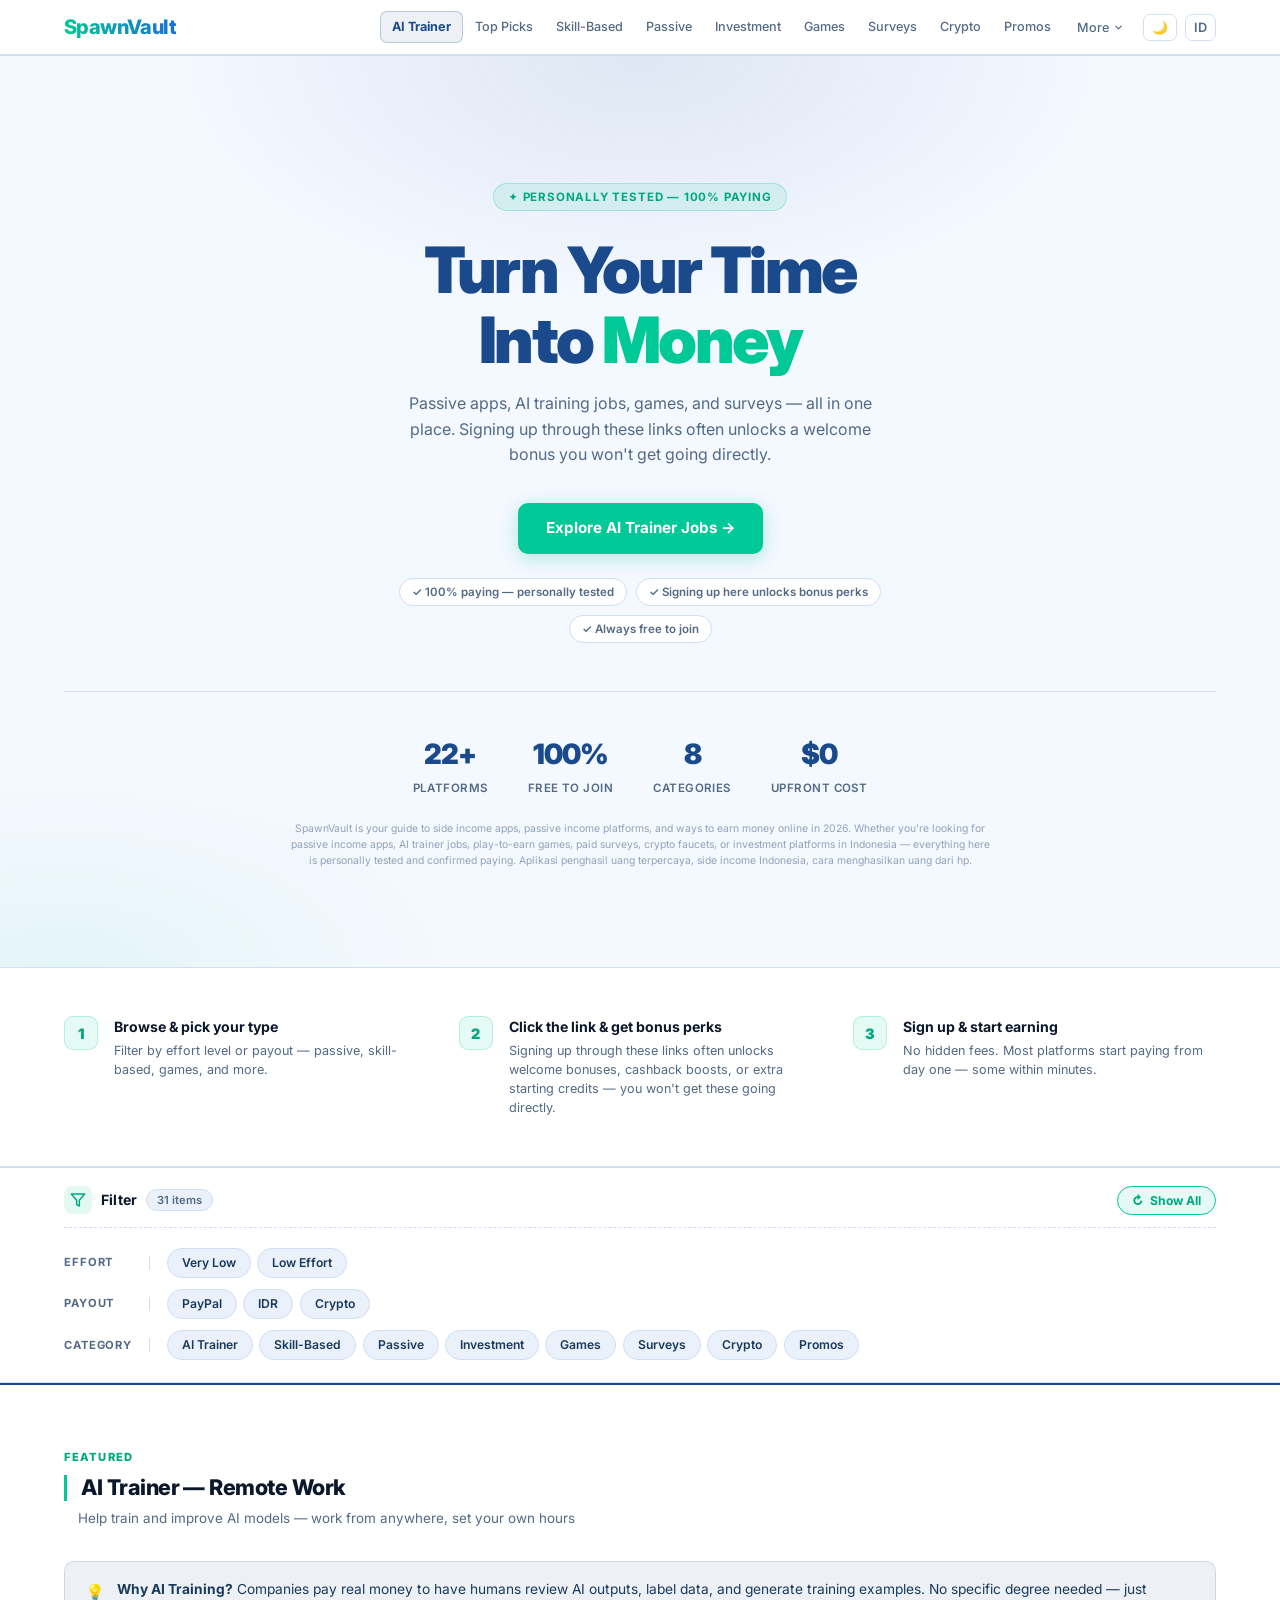
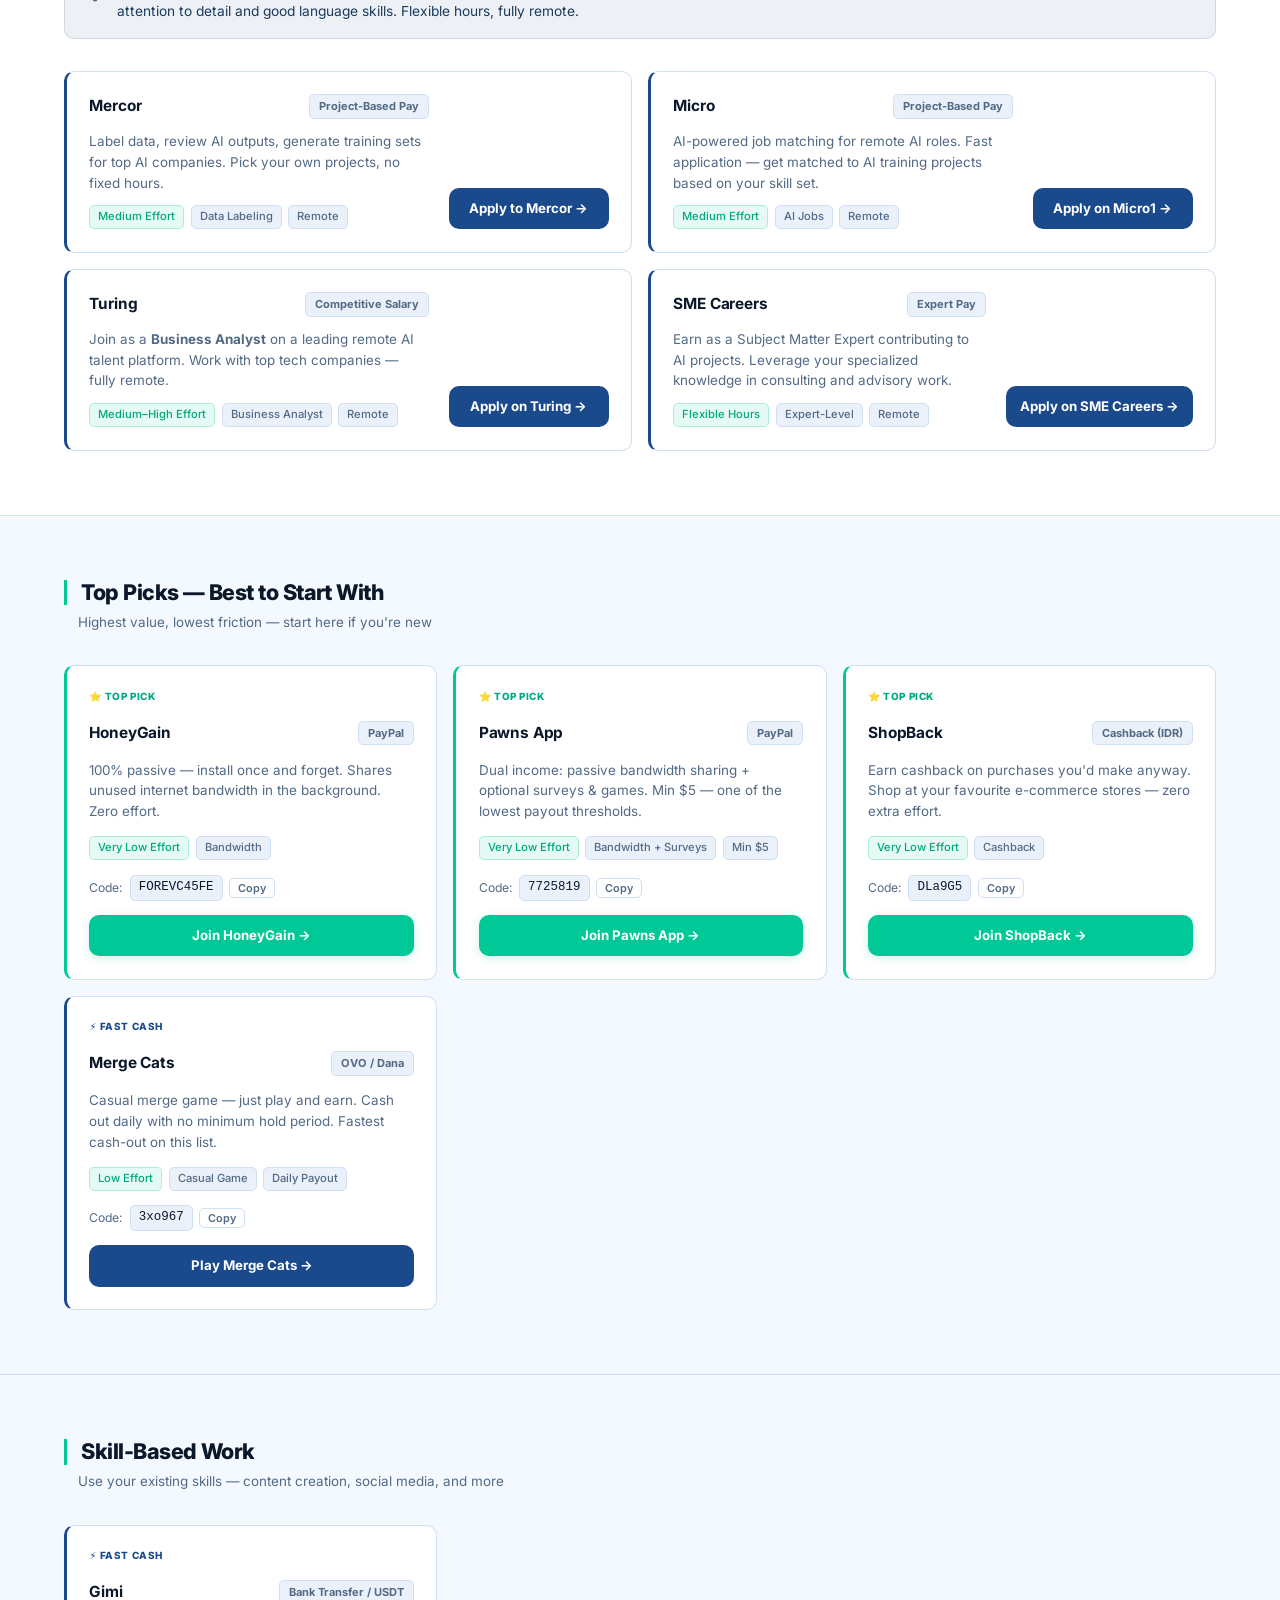
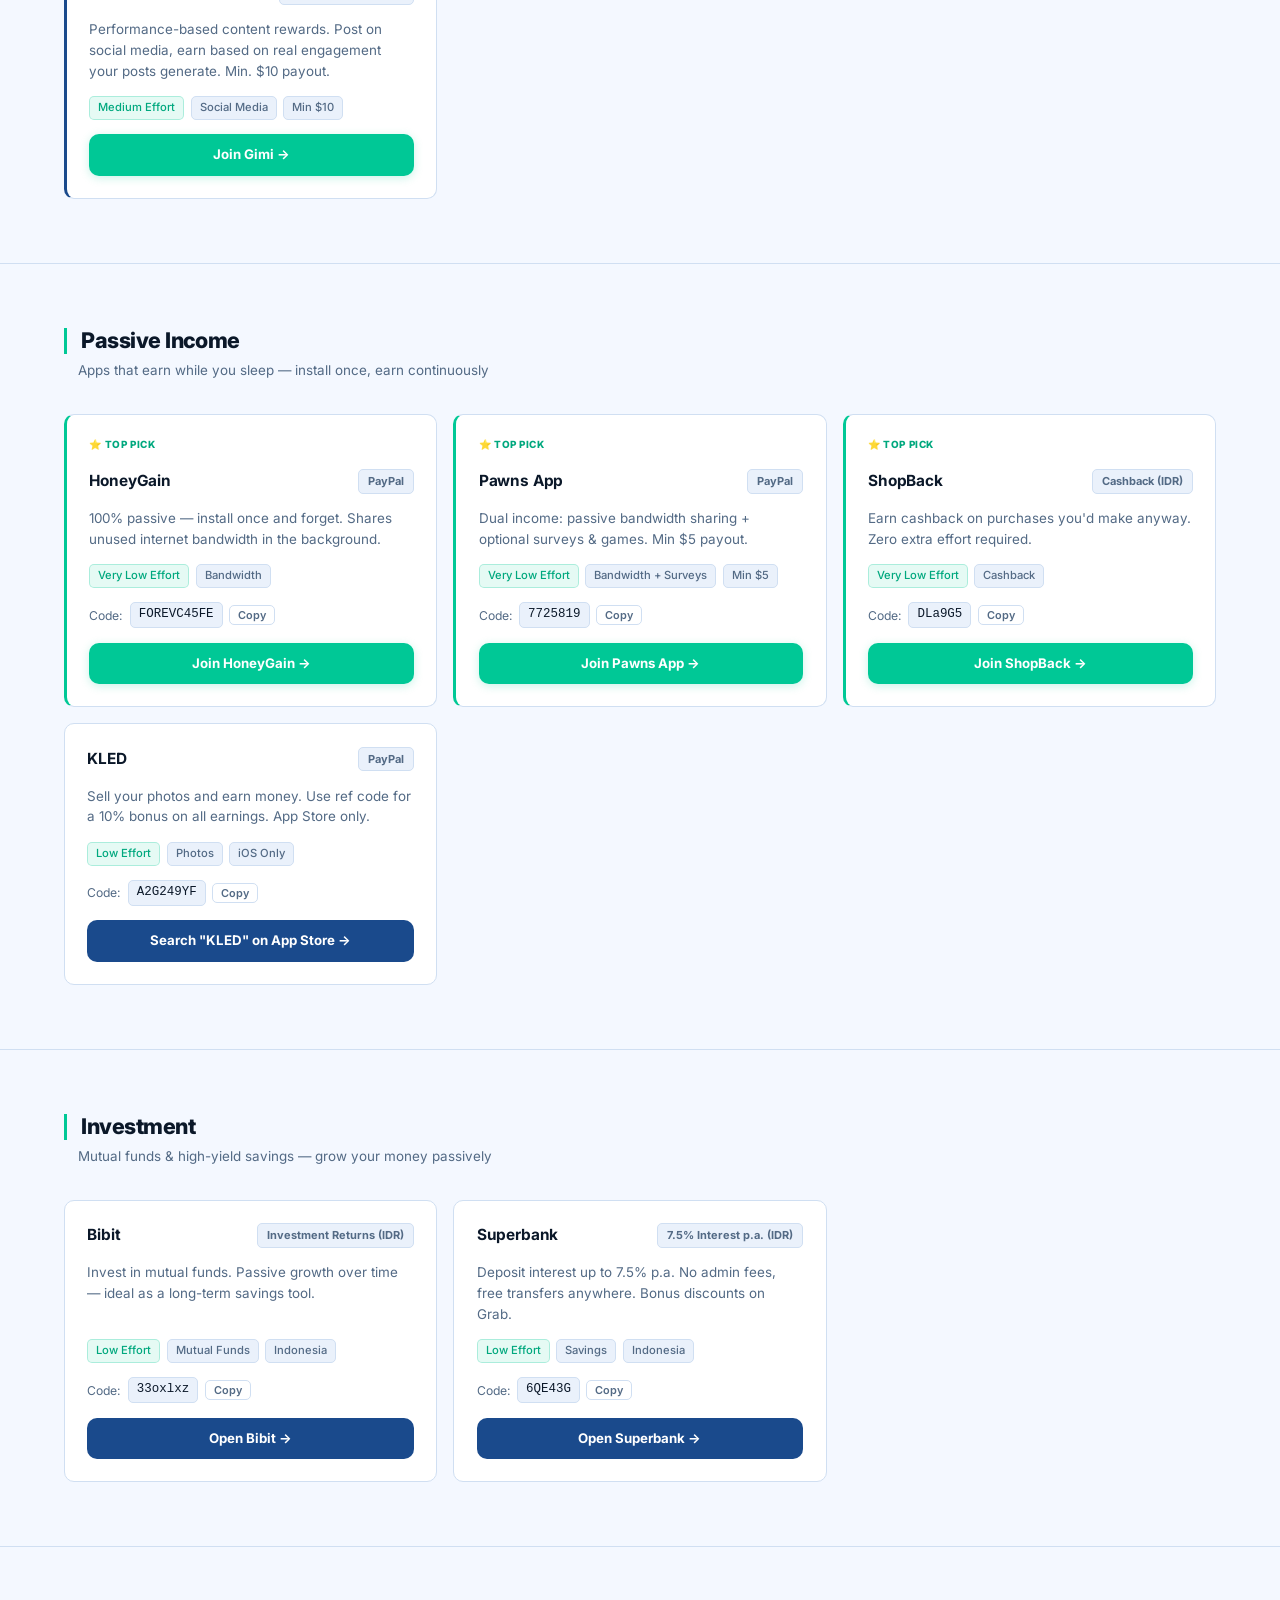
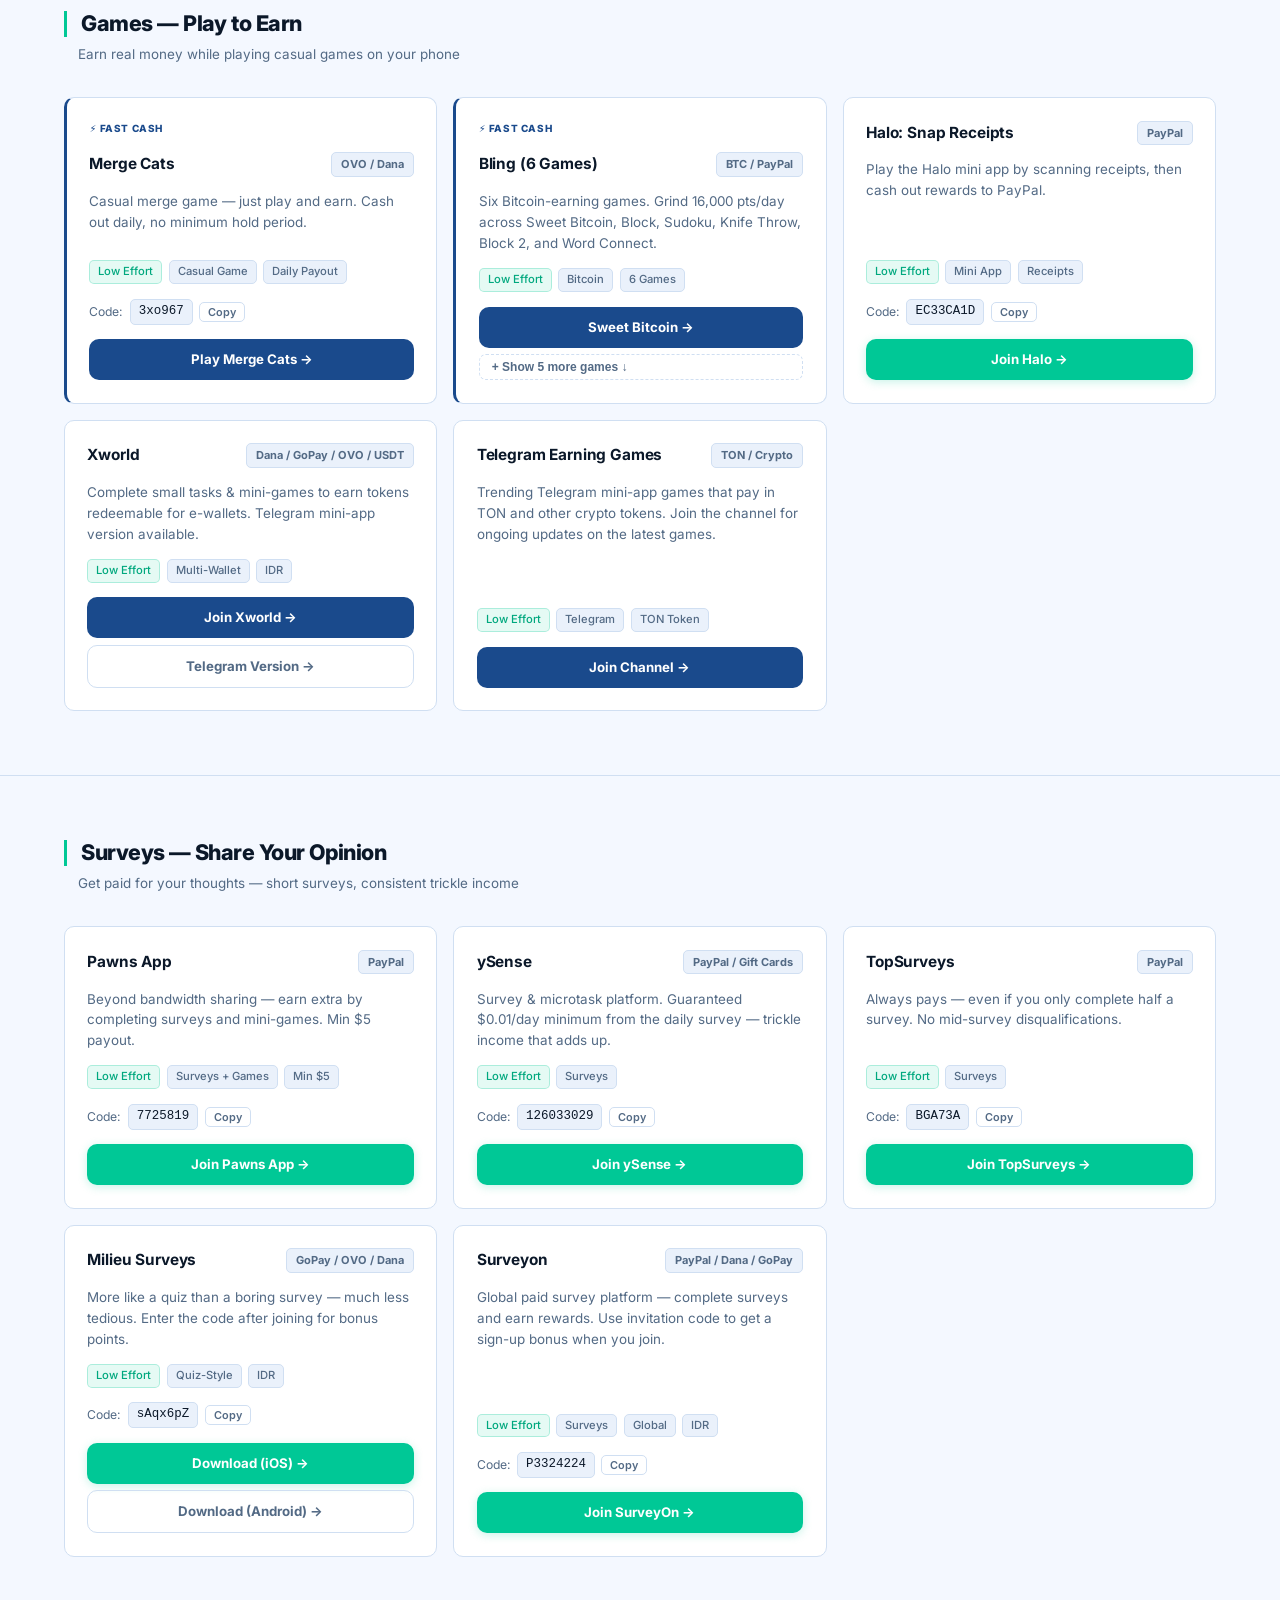
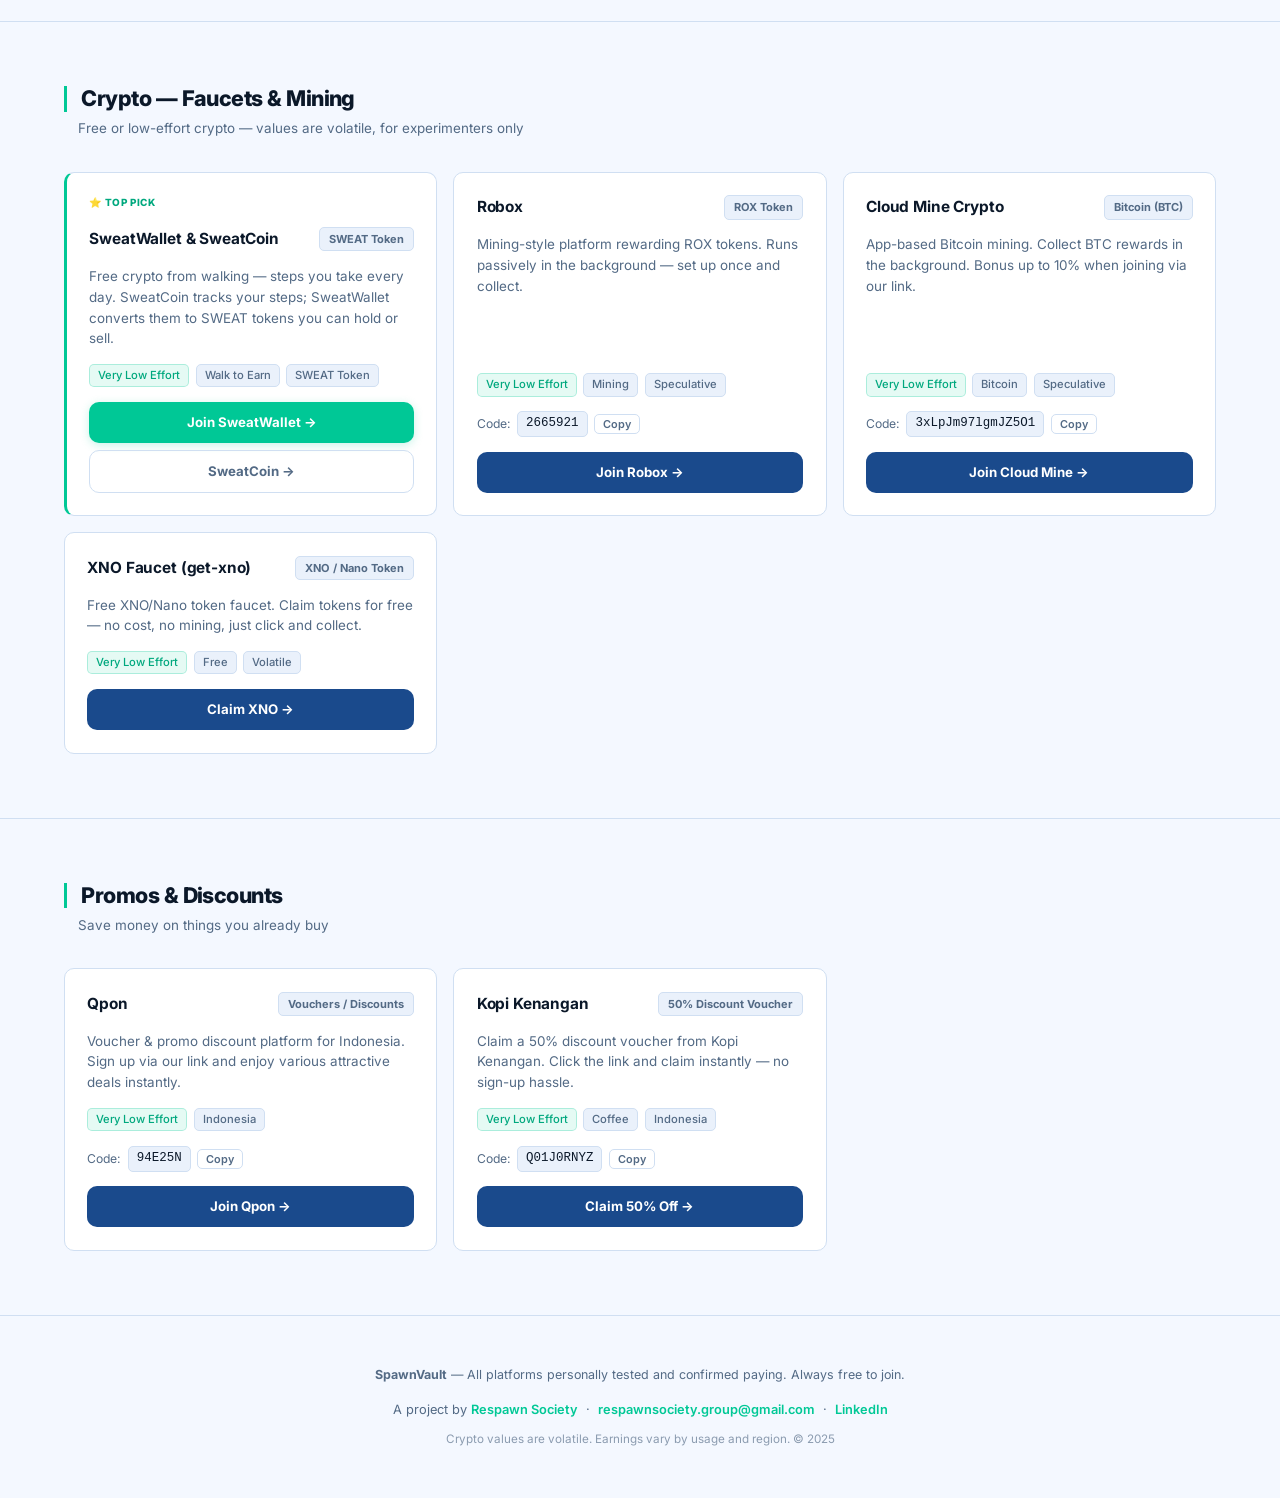
<file: index.html>
<!DOCTYPE html>
<html lang="id">
<head>
  <meta charset="UTF-8" />
  <meta name="viewport" content="width=device-width, initial-scale=1.0" />
  <title>SpawnVault — Kerja Remote &amp; Penghasilan Dolar USD dari Rumah</title>

  <link rel="canonical" href="https://spawnvault.respawnsociety.web.id/" />
  <link rel="alternate" hreflang="en" href="https://spawnvault.respawnsociety.web.id/?lang=en" />
  <link rel="alternate" hreflang="id" href="https://spawnvault.respawnsociety.web.id/?lang=id" />
  <link rel="alternate" hreflang="x-default" href="https://spawnvault.respawnsociety.web.id/" />
  <link rel="sitemap" type="application/xml" href="/sitemap.xml" />
  <link rel="icon" type="image/png" href="/favicon.png">
  <link rel="shortcut icon" href="/favicon.ico">

  <meta name="description" content="Butuh kerjaan? 22+ kerja remote dengan penghasilan dolar (USD) — AI trainer, surveys, passive income. Dibayar PayPal, modal 0, terbukti bayar." />
  <meta name="keywords" content="kerjaan remote, kerjaan remote untuk orang indonesia, butuh kerjaan, tempat mencari kerja di rumah, kerja di rumah, kerja dari rumah, kerja online dari rumah, WFH Indonesia, lowongan remote, lowongan kerja remote Indonesia, pekerjaan online dibayar dolar, kerja sampingan online, side hustle Indonesia, freelance Indonesia, freelance dibayar dolar, mencari kerja online, kerja remote luar negeri, kerja remote tanpa pengalaman, digital nomad Indonesia, penghasilan dolar, pendapatan dolar, gaji dolar, gaji USD, bayaran dolar, dibayar dolar, dibayar USD, penghasilan USD, penghasilan tambahan dolar, penghasilan dari rumah, penghasilan pasif dolar, dapat dolar dari hp, cara dapat USD legal, cara dapat penghasilan dolar dari rumah, aplikasi penghasil dolar, aplikasi penghasil uang dolar, apps that pay USD, earn USD from home, remote work Indonesia, work from home Indonesia, side income, side income USD, passive income, passive income USD, earn money online, AI trainer jobs Indonesia, paid surveys, play to earn Indonesia, pendapatan no scam, penghasilan no scam, aplikasi no scam, aplikasi terbukti bayar, aplikasi bukan penipuan, aplikasi anti scam, kerja online terbukti membayar, situs penghasil uang terbukti, legit earning apps, legitimate earning apps Indonesia, no scam earning apps, aplikasi penghasil uang aman, aplikasi penghasil uang legit, kerja online dibayar dolar terbukti, pendapatan paypal, penghasilan paypal, dibayar paypal, dibayar via paypal, gaji paypal, kerja dibayar paypal, aplikasi penghasil paypal, cara dapat paypal, paypal payout apps, earn paypal money, paypal earning apps Indonesia, pendapatan crypto, penghasilan crypto, dibayar crypto, dibayar bitcoin, kerja dibayar crypto, aplikasi penghasil crypto, crypto earning apps Indonesia, earn crypto from home, faucet crypto terbukti, USDT payout, BTC payout, kerja remote bayaran crypto, kerjaan tanpa modal, kerja tanpa modal, pekerjaan tanpa modal, bisnis tanpa modal online, kerjaan online tanpa modal, cara cari uang tanpa modal, kerja sampingan tanpa modal, side income tanpa modal, modal nol, no capital online job, work without capital, kerja remote tanpa modal, penghasilan tanpa modal Indonesia, aplikasi penghasil uang tanpa modal, freelance tanpa modal, modal 0, modal nol rupiah, kerjaan modal 0, kerja modal 0 rupiah, side income modal 0, bisnis modal 0, cara cuan modal 0, penghasilan modal 0, zero capital side hustle, zero capital online job" />
  <meta name="google-site-verification" content="EGQOprR5JCbdQslaW6rL-rVhgWv1dX8FaV4O-N_2iiQ" />
  <meta name="google-site-verification" content="jNv2tBQ3dB_dGhNu_AEzewj7VgSKsv6YXJQMU0Cjinw" />
  <meta name="robots" content="index, follow, max-image-preview:large, max-snippet:-1, max-video-preview:-1" />
  <meta name="googlebot" content="index, follow, max-image-preview:large, max-snippet:-1" />
  <meta name="author" content="Respawn Society" />
  <meta name="publisher" content="Respawn Society" />
  <meta name="application-name" content="SpawnVault" />
  <meta name="apple-mobile-web-app-title" content="SpawnVault" />
  <meta name="theme-color" content="#00c896" media="(prefers-color-scheme: light)" />
  <meta name="theme-color" content="#0d1e35" media="(prefers-color-scheme: dark)" />
  <meta name="color-scheme" content="light dark" />
  <meta name="format-detection" content="telephone=no" />
  <meta name="geo.region" content="ID" />
  <meta name="geo.placename" content="Indonesia" />
  <meta name="rating" content="general" />
  <meta name="distribution" content="global" />
  <meta name="revisit-after" content="7 days" />

  <meta property="og:title" content="SpawnVault — Kerja Remote &amp; Penghasilan Dolar dari Rumah | Side Income 2026" />
  <meta property="og:description" content="Butuh kerjaan? 22+ kerja remote untuk orang Indonesia dengan pendapatan dolar (USD) — AI trainer, surveys, games, passive income. Dibayar PayPal/USD, kerja dari rumah. Sudah dites &amp; terbukti bayar." />
  <meta property="og:type" content="website" />
  <meta property="og:url" content="https://spawnvault.respawnsociety.web.id/" />
  <meta property="og:image" content="https://spawnvault.respawnsociety.web.id/assets/spawnvault.png" />
  <meta property="og:image:width" content="1200" />
  <meta property="og:image:height" content="630" />
  <meta property="og:site_name" content="SpawnVault" />
  <meta property="og:locale" content="id_ID" />
  <meta property="og:locale:alternate" content="en_US" />
  <meta name="twitter:card" content="summary_large_image" />
  <meta name="twitter:title" content="SpawnVault — Kerja Remote &amp; Penghasilan Dolar dari Rumah" />
  <meta name="twitter:description" content="22+ kerja remote untuk orang Indonesia. Penghasilan dolar (USD), dibayar PayPal, kerja dari rumah. AI trainer, surveys, games, passive income — sudah dites." />
  <meta name="twitter:image" content="https://spawnvault.respawnsociety.web.id/assets/spawnvault.png" />

  <script type="application/ld+json">
  {
    "@context": "https://schema.org",
    "@graph": [
      {
        "@type": "Organization",
        "@id": "https://spawnvault.respawnsociety.web.id/#organization",
        "name": "SpawnVault",
        "alternateName": ["Spawn Vault", "Spawnvault", "SpawnVault.id", "SpawnVault App", "SpawnVault — Side Income"],
        "url": "https://spawnvault.respawnsociety.web.id/",
        "logo": {
          "@type": "ImageObject",
          "url": "https://spawnvault.respawnsociety.web.id/assets/spawnvault.png",
          "width": 512,
          "height": 512
        },
        "image": "https://spawnvault.respawnsociety.web.id/assets/spawnvault.png",
        "description": "SpawnVault is a curated directory of remote work, side income, and passive income apps for Indonesians — paid in USD/PayPal/crypto, no capital required, all personally tested and confirmed paying.",
        "foundingDate": "2025",
        "parentOrganization": {
          "@type": "Organization",
          "name": "Respawn Society",
          "url": "https://respawnsociety.web.id/"
        },
        "sameAs": [
          "https://www.linkedin.com/company/respawn-society",
          "https://respawnsociety.web.id/"
        ],
        "contactPoint": {
          "@type": "ContactPoint",
          "email": "respawnsociety.group@gmail.com",
          "contactType": "Customer Support",
          "availableLanguage": ["English", "Indonesian"]
        }
      },
      {
        "@type": "WebSite",
        "@id": "https://spawnvault.respawnsociety.web.id/#website",
        "name": "SpawnVault",
        "alternateName": ["Spawn Vault", "Spawnvault", "SpawnVault — Kerja Remote & Penghasilan Dolar"],
        "description": "SpawnVault — direktori 22+ kerja remote dan side income apps untuk orang Indonesia. Penghasilan dolar (USD), dibayar PayPal/crypto, modal 0, no scam, terbukti bayar.",
        "url": "https://spawnvault.respawnsociety.web.id/",
        "inLanguage": ["id", "en"],
        "publisher": { "@id": "https://spawnvault.respawnsociety.web.id/#organization" },
        "about": [
          { "@type": "Thing", "name": "Remote work for Indonesians" },
          { "@type": "Thing", "name": "Side income apps paid in USD" },
          { "@type": "Thing", "name": "Passive income apps" },
          { "@type": "Thing", "name": "AI trainer jobs Indonesia" },
          { "@type": "Thing", "name": "PayPal earning apps" },
          { "@type": "Thing", "name": "Crypto earning apps" }
        ]
      },
      {
        "@type": "WebPage",
        "@id": "https://spawnvault.respawnsociety.web.id/#webpage",
        "url": "https://spawnvault.respawnsociety.web.id/",
        "name": "SpawnVault — Kerja Remote & Penghasilan Dolar (USD) dari Rumah",
        "isPartOf": { "@id": "https://spawnvault.respawnsociety.web.id/#website" },
        "about": { "@id": "https://spawnvault.respawnsociety.web.id/#organization" },
        "inLanguage": "id",
        "primaryImageOfPage": {
          "@type": "ImageObject",
          "url": "https://spawnvault.respawnsociety.web.id/assets/spawnvault.png"
        }
      },
      {
        "@type": "ItemList",
        "name": "Curated Remote Work & Side Income Apps for Indonesia",
        "description": "Curated list of legitimate remote work, side income, and passive income apps paying in USD, PayPal, IDR, or crypto — all tested and confirmed paying.",
        "numberOfItems": 26,
        "itemListOrder": "ItemListOrderAscending",
        "itemListElement": [
          { "@type": "ListItem", "position": 1, "name": "Mercor — AI trainer, project-based USD pay" },
          { "@type": "ListItem", "position": 2, "name": "Micro1 — AI job matching, remote USD pay" },
          { "@type": "ListItem", "position": 3, "name": "Turing — Remote Business Analyst, competitive salary" },
          { "@type": "ListItem", "position": 4, "name": "SME Careers — Subject Matter Expert for AI projects" },
          { "@type": "ListItem", "position": 5, "name": "HoneyGain — Passive bandwidth sharing, PayPal payout" },
          { "@type": "ListItem", "position": 6, "name": "Pawns App — Bandwidth + surveys, $5 PayPal minimum" },
          { "@type": "ListItem", "position": 7, "name": "SweatWallet & SweatCoin — Earn SWEAT crypto by walking" },
          { "@type": "ListItem", "position": 8, "name": "ShopBack — Cashback on everyday shopping (IDR)" },
          { "@type": "ListItem", "position": 9, "name": "Merge Cats — Casual merge game, OVO/Dana daily payout" },
          { "@type": "ListItem", "position": 10, "name": "Bling — Six Bitcoin-earning casual games" },
          { "@type": "ListItem", "position": 11, "name": "Halo: Snap Receipts — Receipt rewards with PayPal payout" },
          { "@type": "ListItem", "position": 12, "name": "Gimi — Performance-based content rewards, USDT/bank" },
          { "@type": "ListItem", "position": 13, "name": "KLED — Sell photos, PayPal payout (iOS)" },
          { "@type": "ListItem", "position": 14, "name": "Bibit — Mutual fund investing (IDR)" },
          { "@type": "ListItem", "position": 15, "name": "Superbank — 7.5% high-yield savings (IDR)" },
          { "@type": "ListItem", "position": 16, "name": "Xworld — Tasks & mini-games, Dana/GoPay/OVO/USDT" },
          { "@type": "ListItem", "position": 17, "name": "Telegram Earning Games — TON & crypto mini-apps" },
          { "@type": "ListItem", "position": 18, "name": "ySense — Surveys & microtasks, PayPal/gift cards" },
          { "@type": "ListItem", "position": 19, "name": "TopSurveys — Surveys with no mid-disqualification, PayPal" },
          { "@type": "ListItem", "position": 20, "name": "Milieu Surveys — Quiz-style surveys, GoPay/OVO/Dana" },
          { "@type": "ListItem", "position": 21, "name": "Surveyon — Global paid surveys, PayPal/Dana/GoPay" },
          { "@type": "ListItem", "position": 22, "name": "Robox — Mining-style ROX token" },
          { "@type": "ListItem", "position": 23, "name": "Cloud Mine Crypto — App-based BTC mining" }
        ]
      },
      {
        "@type": "FAQPage",
        "mainEntity": [
          {
            "@type": "Question",
            "name": "Is SpawnVault free to use?",
            "acceptedAnswer": {
              "@type": "Answer",
              "text": "Yes, SpawnVault is completely free. Every platform listed is also free to join — there are no hidden fees or upfront costs required."
            }
          },
          {
            "@type": "Question",
            "name": "Do these side income apps really pay?",
            "acceptedAnswer": {
              "@type": "Answer",
              "text": "Yes — every app on SpawnVault has been personally tested and confirmed paying. We only list platforms that have actually sent money to a real account."
            }
          },
          {
            "@type": "Question",
            "name": "What is passive income and how can I earn it from apps?",
            "acceptedAnswer": {
              "@type": "Answer",
              "text": "Passive income means earning money with minimal ongoing effort. Apps like HoneyGain and Pawns App share your unused internet bandwidth in the background, earning you money 24/7 without you doing anything after setup."
            }
          },
          {
            "@type": "Question",
            "name": "Do I get a bonus for signing up through SpawnVault links?",
            "acceptedAnswer": {
              "@type": "Answer",
              "text": "Often yes. Many platforms offer a welcome bonus, extra starting credits, or cashback boost when you sign up through our website links — perks you won't get by going directly to the app."
            }
          },
          {
            "@type": "Question",
            "name": "What are the best passive income apps in Indonesia?",
            "acceptedAnswer": {
              "@type": "Answer",
              "text": "Top picks for Indonesia include HoneyGain (passive bandwidth sharing, PayPal payout), Pawns App (bandwidth + surveys), Bibit (mutual fund investment), Superbank (7.5% interest savings account), and ShopBack (cashback on everyday purchases)."
            }
          },
          {
            "@type": "Question",
            "name": "Apakah ada kerjaan remote untuk orang Indonesia dengan penghasilan dolar?",
            "acceptedAnswer": {
              "@type": "Answer",
              "text": "Ada. SpawnVault mengkurasi platform kerja remote yang menerima pekerja dari Indonesia dan membayar dalam dolar (USD) atau via PayPal. Contohnya AI trainer (Mercor, Micro1, Turing, SME Careers), paid surveys (ySense, TopSurveys, Surveyon), dan passive income apps (HoneyGain, Pawns App). Semuanya bisa dikerjakan dari rumah."
            }
          },
          {
            "@type": "Question",
            "name": "Butuh kerjaan? Apa tempat mencari kerja di rumah yang terbukti membayar?",
            "acceptedAnswer": {
              "@type": "Answer",
              "text": "SpawnVault adalah direktori kerja remote & side income yang sudah dites pribadi dan terbukti membayar — bukan scam. Kamu bisa mulai dari AI trainer (Mercor, Micro1, Turing, SME Careers), passive income apps (HoneyGain, Pawns App), atau paid surveys (ySense, TopSurveys). Semua bisa dikerjakan dari rumah tanpa modal."
            }
          },
          {
            "@type": "Question",
            "name": "Bagaimana cara dapat penghasilan dolar (USD) dari rumah secara legal dan no scam?",
            "acceptedAnswer": {
              "@type": "Answer",
              "text": "Cara paling cepat: daftar di platform AI trainer seperti Mercor, Micro1, atau Turing — mereka membayar per project atau gaji dalam USD. Untuk passive income, gunakan HoneyGain atau Pawns App yang membayar otomatis dalam dolar via PayPal. Semua platform yang kami list sudah diverifikasi membayar (bukan penipuan / no scam) dan legal untuk pekerja Indonesia."
            }
          },
          {
            "@type": "Question",
            "name": "Apakah aplikasi penghasil dolar di SpawnVault aman dan bukan scam?",
            "acceptedAnswer": {
              "@type": "Answer",
              "text": "Ya. Setiap aplikasi di SpawnVault sudah dites secara pribadi dan terbukti membayar ke rekening nyata. Kami tidak memasukkan platform yang scam, MLM, atau membutuhkan deposit di awal. Pembayaran dalam dolar dilakukan via PayPal, transfer bank, atau crypto."
            }
          },
          {
            "@type": "Question",
            "name": "Apa kerja sampingan online yang dibayar dolar tanpa pengalaman?",
            "acceptedAnswer": {
              "@type": "Answer",
              "text": "Untuk pemula tanpa pengalaman: paid surveys (ySense, TopSurveys, Surveyon) dan passive income apps (HoneyGain, Pawns App) — cukup install dan jalankan, dibayar dolar otomatis. Untuk yang ingin gaji lebih besar dalam USD, AI trainer (Mercor, Micro1) cocok karena hanya butuh skill membaca/menulis bahasa Inggris."
            }
          },
          {
            "@type": "Question",
            "name": "Apakah ada kerjaan remote untuk orang Indonesia dengan penghasilan dolar?",
            "acceptedAnswer": {
              "@type": "Answer",
              "text": "Ada. SpawnVault mengkurasi platform kerja remote yang menerima pekerja dari Indonesia dan membayar dalam dolar (USD) atau via PayPal. Contohnya AI trainer (Mercor, Micro1, Turing, SME Careers), paid surveys (ySense, TopSurveys, Surveyon), dan passive income apps (HoneyGain, Pawns App). Semuanya bisa dikerjakan dari rumah."
            }
          },
          {
            "@type": "Question",
            "name": "Butuh kerjaan? Apa tempat mencari kerja di rumah yang terbukti membayar?",
            "acceptedAnswer": {
              "@type": "Answer",
              "text": "SpawnVault adalah direktori kerja remote & side income yang sudah dites pribadi dan terbukti membayar — bukan scam. Kamu bisa mulai dari AI trainer (Mercor, Micro1, Turing, SME Careers), passive income apps (HoneyGain, Pawns App), atau paid surveys (ySense, TopSurveys). Semua bisa dikerjakan dari rumah tanpa modal."
            }
          },
          {
            "@type": "Question",
            "name": "Bagaimana cara dapat penghasilan dolar (USD) dari rumah secara legal dan no scam?",
            "acceptedAnswer": {
              "@type": "Answer",
              "text": "Cara paling cepat: daftar di platform AI trainer seperti Mercor, Micro1, atau Turing — mereka membayar per project atau gaji dalam USD. Untuk passive income, gunakan HoneyGain atau Pawns App yang membayar otomatis dalam dolar via PayPal. Semua platform yang kami list sudah diverifikasi membayar (bukan penipuan / no scam) dan legal untuk pekerja Indonesia."
            }
          },
          {
            "@type": "Question",
            "name": "Apakah aplikasi penghasil dolar di SpawnVault aman dan bukan scam?",
            "acceptedAnswer": {
              "@type": "Answer",
              "text": "Ya. Setiap aplikasi di SpawnVault sudah dites secara pribadi dan terbukti membayar ke rekening nyata. Kami tidak memasukkan platform yang scam, MLM, atau membutuhkan deposit di awal. Pembayaran dalam dolar dilakukan via PayPal, transfer bank, atau crypto."
            }
          },
          {
            "@type": "Question",
            "name": "Apa kerja sampingan online yang dibayar dolar tanpa pengalaman?",
            "acceptedAnswer": {
              "@type": "Answer",
              "text": "Untuk pemula tanpa pengalaman: paid surveys (ySense, TopSurveys, Surveyon) dan passive income apps (HoneyGain, Pawns App) — cukup install dan jalankan, dibayar dolar otomatis. Untuk yang ingin gaji lebih besar dalam USD, AI trainer (Mercor, Micro1) cocok karena hanya butuh skill membaca/menulis bahasa Inggris."
            }
          }
        ]
      }
    ]
  }
  </script>

  <link rel="preconnect" href="https://fonts.googleapis.com" />
  <link rel="preconnect" href="https://fonts.gstatic.com" crossorigin />
  <link href="https://fonts.googleapis.com/css2?family=Inter:wght@400;500;600;700;800;900&display=swap" rel="stylesheet" />

  <style>
    /* ── LIGHT MODE ── */
    :root {
      --navy:      #1a4a8c;
      --navy-d:    #123670;
      --navy-dim:  rgba(26,74,140,.08);
      --teal:      #00c896;
      --teal-d:    #00a87e;
      --teal-dim:  rgba(0,200,150,.1);
      --bg:        #f4f8ff;
      --surface:   #ffffff;
      --surface2:  #eaf1fb;
      --border:    #d0dff2;
      --border-h:  #1a4a8c;
      --text:      #0b1829;
      --text2:     #1a3a5c;
      --muted:     #536a85;
      --nav-bg:    rgba(255,255,255,.96);
      --nav-shadow:0 1px 0 #d0dff2;
      --radius:    10px;
    }

    /* ── DARK MODE ── */
    body.dark {
      --navy:      #4d9de0;
      --navy-d:    #2d7dd2;
      --navy-dim:  rgba(45,125,210,.13);
      --teal:      #00c896;
      --teal-d:    #00a87e;
      --teal-dim:  rgba(0,200,150,.11);
      --bg:        #081422;
      --surface:   #0d1e35;
      --surface2:  #112540;
      --border:    rgba(77,157,224,.12);
      --border-h:  rgba(77,157,224,.35);
      --text:      #ddeeff;
      --text2:     #aaccee;
      --muted:     #6688aa;
      --nav-bg:    rgba(8,20,34,.94);
      --nav-shadow:0 1px 0 rgba(77,157,224,.1);
      --radius:    10px;
    }

    * { box-sizing: border-box; margin: 0; padding: 0; }
    html { scroll-behavior: smooth; }

    body {
      font-family: 'Inter', system-ui, sans-serif;
      background: var(--bg);
      color: var(--text);
      line-height: 1.6;
      -webkit-font-smoothing: antialiased;
    }

    /* skip link — hidden off-screen, only shown on keyboard focus */
    .skip-link {
      position: absolute; top: -100px; left: 0;
      background: var(--navy); color: #fff;
      padding: 10px 16px; border-radius: 0 0 8px 0;
      font-weight: 700; font-size: .85rem;
      text-decoration: none; z-index: 9999;
      transition: top .2s ease;
    }
    .skip-link:focus { top: 0; outline: 2px solid var(--teal); outline-offset: 2px; }

    /* ═══ NAV ═══ */
    nav {
      position: sticky; top: 0; z-index: 200;
      background: var(--nav-bg);
      backdrop-filter: blur(20px);
      border-bottom: 1px solid var(--border);
      box-shadow: var(--nav-shadow);
    }
    .nav-inner {
      max-width: 1280px; margin: auto;
      display: flex; align-items: center;
      height: 54px; padding: 0 clamp(1.5rem,5vw,4rem);
      gap: 2px;
    }
    .nav-logo {
      display: inline-flex; align-items: center;
      height: 42px; margin-right: auto; flex-shrink: 0;
      text-decoration: none;
      font-size: 1.25rem; font-weight: 800; letter-spacing: -.03em;
      background: linear-gradient(90deg, #00c896 0%, #1a6fd4 100%);
      -webkit-background-clip: text; -webkit-text-fill-color: transparent;
      background-clip: text;
    }
    .nav-links {
      display: flex; align-items: center; gap: 1px;
      overflow-x: auto; scrollbar-width: none;
    }
    .nav-links::-webkit-scrollbar { display: none; }
    .nav-links a {
      color: var(--muted); text-decoration: none;
      font-size: .79rem; font-weight: 500; white-space: nowrap;
      padding: 5px 11px; border-radius: 7px;
      transition: color .15s, background .15s; flex-shrink: 0;
    }
    .nav-links a:hover { color: var(--navy); background: var(--navy-dim); }
    .nav-links a.pill {
      color: var(--navy); border: 1px solid rgba(26,74,140,.25);
      background: var(--navy-dim); font-weight: 700;
    }
    .nav-links a.pill:hover { background: var(--navy); color: #fff; }
    .theme-toggle, .lang-toggle {
      background: none; border: 1px solid var(--border);
      border-radius: 7px; padding: 5px 8px; cursor: pointer;
      font-size: .8rem; flex-shrink: 0; margin-left: 6px;
      color: var(--muted); transition: .15s; font-family: inherit; font-weight: 600;
    }
    .theme-toggle:hover, .lang-toggle:hover { border-color: var(--teal); color: var(--teal); }
    .lang-toggle.active { background: var(--teal-dim); border-color: var(--teal); color: var(--teal-d); }
    body.dark .lang-toggle.active { color: var(--teal); }
    .nav-burger {
      display: none; flex-direction: column; gap: 5px;
      cursor: pointer; padding: 8px; margin-left: 4px; flex-shrink: 0;
    }
    .nav-burger span { display: block; width: 18px; height: 2px; background: var(--muted); border-radius: 2px; }
    /* ── nav "More" dropdown ── */
    .nav-more { position: relative; z-index: 20; margin-left: 2px; }
    .nav-more-btn {
      display: inline-flex; align-items: center; gap: 4px;
      background: transparent; border: 0; cursor: pointer;
      font-family: inherit; font-size: .79rem; font-weight: 500;
      color: var(--muted); padding: 5px 11px; border-radius: 7px;
      white-space: nowrap; flex-shrink: 0;
      transition: color .2s ease, background-color .2s ease;
    }
    .nav-more-btn svg { transition: transform .25s cubic-bezier(.4,.2,.2,1); }
    .nav-more-btn:hover { color: var(--navy); background: var(--navy-dim); }
    .nav-more.open .nav-more-btn { color: var(--navy); background: var(--navy-dim); }
    .nav-more.open .nav-more-btn svg { transform: rotate(180deg); }
    .nav-more-panel {
      position: absolute;
      top: calc(100% + 6px); right: 0;
      min-width: 160px;
      background: var(--surface);
      border: 1px solid var(--border);
      border-radius: 10px;
      box-shadow: 0 10px 32px rgba(0,0,0,.12);
      padding: 6px;
      display: flex; flex-direction: column; gap: 2px;
      opacity: 0; pointer-events: none;
      transform: translateY(-6px) scale(.98);
      transform-origin: top right;
      transition: opacity .2s ease, transform .2s cubic-bezier(.4,.2,.2,1);
    }
    body.dark .nav-more-panel { box-shadow: 0 10px 32px rgba(0,0,0,.5); }
    .nav-more.open .nav-more-panel {
      opacity: 1; pointer-events: auto;
      transform: translateY(0) scale(1);
    }
    .nav-more-panel a {
      display: flex; align-items: center;
      padding: 8px 12px; border-radius: 6px;
      font-size: .82rem; font-weight: 500;
      color: var(--text2, var(--muted)); text-decoration: none;
      white-space: nowrap;
      transition: background-color .15s ease, color .15s ease;
    }
    .nav-more-panel a:hover { background: var(--navy-dim); color: var(--navy); }
    .nav-more-panel a.current { background: var(--teal-dim); color: var(--teal-d); font-weight: 700; }
    body.dark .nav-more-panel a.current { color: var(--teal); background: rgba(0,200,150,.12); }
    .mobile-menu {
      display: none; background: var(--surface);
      border-bottom: 1px solid var(--border);
      padding: .875rem clamp(1.5rem,5vw,4rem);
      flex-wrap: wrap; gap: 6px;
    }
    .mobile-menu.open { display: flex; }
    .mobile-menu a {
      color: var(--muted); text-decoration: none; font-size: .81rem;
      font-weight: 500; padding: 5px 12px; border-radius: 7px;
      background: var(--surface2); border: 1px solid var(--border);
    }
    .mobile-menu a:hover, .mobile-menu a.pill { color: #fff; background: var(--navy); border-color: var(--navy); }
    .mobile-menu-divider { flex: 0 0 100%; height: 1px; background: var(--border); margin: .35rem 0; }
    @media (max-width: 700px) {
      .nav-links { display: none; }
      .nav-more { display: none; }
      .nav-burger { display: flex; }
    }

    /* ═══ HERO ═══ */
    .hero {
      text-align: center;
      padding: clamp(5rem,10vw,8rem) clamp(1.5rem,5vw,4rem) clamp(3rem,5vw,5rem);
      position: relative; overflow: hidden;
    }
    .hero::before {
      content: ''; position: absolute; inset: 0; pointer-events: none;
      background:
        radial-gradient(ellipse 60% 45% at 50% 0%, rgba(26,74,140,.1), transparent 60%),
        radial-gradient(ellipse 30% 20% at 5% 100%, rgba(0,200,150,.07), transparent);
    }
    body.dark .hero::before {
      background:
        radial-gradient(ellipse 60% 45% at 50% 0%, rgba(26,74,140,.28), transparent 60%),
        radial-gradient(ellipse 30% 20% at 5% 100%, rgba(0,200,150,.09), transparent);
    }
    .hero > * { position: relative; }
    .hero-badge {
      display: inline-flex; align-items: center; gap: 6px;
      background: var(--teal-dim); border: 1px solid rgba(0,200,150,.25);
      color: var(--teal-d); font-size: .72rem; font-weight: 700;
      letter-spacing: .07em; text-transform: uppercase;
      padding: 4px 14px; border-radius: 99px; margin-bottom: 1.5rem;
    }
    body.dark .hero-badge { color: var(--teal); }
    .hero h1 {
      font-size: clamp(2.4rem,5.5vw,4rem);
      font-weight: 900; line-height: 1.08; letter-spacing: -.04em;
      color: var(--navy); margin-bottom: 1.1rem;
    }
    body.dark .hero h1 { color: var(--text); }
    .hero h1 em { font-style: normal; color: var(--teal); }
    .hero p {
      max-width: 500px; margin: 0 auto 2.2rem;
      color: var(--muted); font-size: 1rem; font-weight: 400;
    }
    .hero-cta {
      display: inline-flex; align-items: center; gap: 8px;
      background: var(--teal); color: #fff;
      padding: 13px 28px; border-radius: var(--radius);
      font-weight: 700; font-size: .95rem; text-decoration: none;
      box-shadow: 0 4px 18px rgba(0,200,150,.3);
      transition: background .18s, transform .15s, box-shadow .18s;
    }
    .hero-cta:hover { background: var(--teal-d); transform: translateY(-2px); box-shadow: 0 8px 28px rgba(0,200,150,.35); }
    .trust-row {
      display: flex; justify-content: center; flex-wrap: wrap;
      gap: .55rem; margin: 1.5rem auto 0; max-width: 540px;
    }
    .trust-chip {
      font-size: .72rem; font-weight: 600; color: var(--muted);
      background: var(--surface); border: 1px solid var(--border);
      padding: 4px 12px; border-radius: 99px;
    }
    .hero-stats {
      display: flex; justify-content: center; flex-wrap: wrap;
      gap: 2.5rem; margin-top: 3rem;
      padding-top: 2.5rem; border-top: 1px solid var(--border);
    }
    .stat-num { font-size: 1.75rem; font-weight: 900; color: var(--navy); letter-spacing: -.04em; }
    body.dark .stat-num { color: var(--text); }
    .stat-lbl { font-size: .72rem; color: var(--muted); font-weight: 600; letter-spacing: .04em; text-transform: uppercase; margin-top: 2px; }

    /* ═══ HOW IT WORKS ═══ */
    .how {
      background: var(--surface);
      border-top: 1px solid var(--border); border-bottom: 1px solid var(--border);
    }
    .how-inner {
      max-width: 1280px; margin: auto;
      padding: 3rem clamp(1.5rem,5vw,4rem);
      display: grid; grid-template-columns: repeat(auto-fit, minmax(220px,1fr)); gap: 2rem;
    }
    .how-step { display: flex; align-items: flex-start; gap: 1rem; }
    .how-num {
      width: 34px; height: 34px; flex-shrink: 0;
      background: var(--teal-dim); border: 1px solid rgba(0,200,150,.22);
      border-radius: 9px; display: flex; align-items: center; justify-content: center;
      font-weight: 900; font-size: .9rem; color: var(--teal-d);
    }
    body.dark .how-num { color: var(--teal); }
    .how-title { font-weight: 700; font-size: .88rem; color: var(--text); }
    .how-desc { font-size: .79rem; color: var(--muted); margin-top: 3px; line-height: 1.5; }

    /* ═══ FILTER BAR ═══ */
    .filter-wrap {
      background: var(--surface);
      border-top: 1px solid var(--border); border-bottom: 1px solid var(--border);
      padding: 1.1rem 0 1.25rem;
      position: relative;
    }
    .filter-bar {
      max-width: 1280px; margin: 0 auto;
      padding: 0 clamp(1.5rem,5vw,4rem);
      display: flex; flex-direction: column; gap: .85rem;
    }
    .filter-head {
      display: flex; align-items: center; justify-content: space-between;
      gap: 1rem; padding-bottom: .75rem; margin-bottom: .25rem;
      border-bottom: 1px dashed var(--border);
      min-height: 34px;
    }
    .filter-head-left {
      display: flex; align-items: center; gap: .55rem;
      color: var(--text); font-weight: 700;
      height: 30px;
    }
    .filter-icon {
      display: inline-flex; align-items: center; justify-content: center;
      width: 28px; height: 28px; border-radius: 8px;
      background: var(--teal-dim); color: var(--teal-d);
      flex-shrink: 0;
    }
    body.dark .filter-icon { color: var(--teal); background: rgba(0,200,150,.1); }
    .filter-title {
      font-size: .88rem; letter-spacing: .02em;
      color: var(--text);
      line-height: 1;
    }
    .filter-count {
      font-size: .7rem; font-weight: 600;
      color: var(--muted);
      padding: 0 10px; height: 22px;
      display: inline-flex; align-items: center;
      border-radius: 99px;
      background: var(--surface2); border: 1px solid var(--border);
      line-height: 1;
    }
    .filter-count.filtered { color: var(--teal-d); border-color: rgba(0,200,150,.35); background: var(--teal-dim); }
    body.dark .filter-count.filtered { color: var(--teal); background: rgba(0,200,150,.1); }

    .filter-reset {
      display: inline-flex; align-items: center; gap: 6px;
      font-family: inherit; font-size: .76rem; font-weight: 700;
      color: var(--muted);
      background: transparent;
      border: 1px solid var(--border);
      padding: 6px 14px; border-radius: 99px; cursor: pointer;
      transition: color .2s ease, background-color .2s ease, border-color .2s ease, opacity .2s ease;
    }
    .filter-reset:hover { color: var(--teal-d); border-color: var(--teal); background: var(--teal-dim); }
    body.dark .filter-reset:hover { color: var(--teal); background: rgba(0,200,150,.12); }
    .filter-reset.active {
      color: var(--teal-d); border-color: var(--teal); background: var(--teal-dim);
    }
    body.dark .filter-reset.active { color: var(--teal); background: rgba(0,200,150,.1); }
    .filter-reset.clickable {
      color: var(--navy); border-color: var(--navy);
      background: transparent;
    }
    body.dark .filter-reset.clickable { color: var(--navy); border-color: var(--navy); }
    .filter-reset.clickable:hover { background: var(--navy); color: #fff; border-color: var(--navy); }
    .filter-reset.clickable .filter-reset-icon { animation: nudge 1.4s ease-in-out infinite; }
    @keyframes nudge {
      0%, 100% { transform: rotate(0); }
      50% { transform: rotate(-25deg); }
    }
    .filter-reset-icon {
      display: inline-block; font-weight: 900;
      transition: transform .4s cubic-bezier(.4,.2,.2,1);
    }
    .filter-reset:hover .filter-reset-icon { transform: rotate(-180deg); }

    .filter-groups {
      display: flex; flex-direction: column; gap: .45rem;
    }
    .filter-group {
      display: flex; align-items: center; flex-wrap: wrap;
      gap: .45rem;
      min-height: 34px;
    }
    .filter-label {
      font-size: .7rem; font-weight: 700; color: var(--muted);
      text-transform: uppercase; letter-spacing: .08em;
      white-space: nowrap;
      line-height: 1;
      display: inline-flex; align-items: center; justify-content: flex-start;
      height: 30px;
      margin-right: .6rem;
      flex-shrink: 0;
      width: 86px;
    }
    .filter-label::after {
      content: '';
      display: inline-block;
      width: 1px; height: 14px;
      background: var(--border);
      margin-left: auto;
      padding-left: 0;
    }
    body.dark .filter-label { color: var(--text2); opacity: .78; }
    .filter-chips {
      display: flex; align-items: center; gap: .4rem; flex-wrap: wrap;
      min-height: 30px;
      flex: 1 1 auto;
    }
    .filter-chips .filter-btn {
      height: 30px;
      display: inline-flex; align-items: center;
      padding: 0 14px;
      line-height: 1;
    }
    .filter-btn {
      background: var(--surface2);
      border: 1px solid var(--border);
      color: var(--text2);
      font-size: .76rem; font-weight: 600;
      padding: 6px 14px; border-radius: 99px; cursor: pointer;
      transition: background-color .2s ease, border-color .2s ease, color .2s ease, transform .15s ease, box-shadow .2s ease;
      font-family: inherit; white-space: nowrap; flex-shrink: 0;
    }
    body.dark .filter-btn {
      background: rgba(77,157,224,.06);
      border-color: rgba(77,157,224,.2);
      color: var(--text);
    }
    .filter-btn:hover {
      border-color: var(--navy);
      color: var(--navy);
      background: var(--navy-dim);
      transform: translateY(-1px);
    }
    body.dark .filter-btn:hover {
      color: #fff;
      background: rgba(77,157,224,.18);
      border-color: var(--navy);
    }
    .filter-btn.active {
      background: var(--navy); border-color: var(--navy); color: #fff;
      box-shadow: 0 2px 8px rgba(26,74,140,.25);
    }
    body.dark .filter-btn.active {
      box-shadow: 0 2px 12px rgba(77,157,224,.35);
    }
    .filter-all {
      border-color: var(--teal);
      color: var(--teal-d);
      background: var(--teal-dim);
      font-weight: 700;
      padding: 7px 18px;
    }
    body.dark .filter-all { color: var(--teal); background: rgba(0,200,150,.08); border-color: rgba(0,200,150,.45); }
    .filter-all:hover {
      border-color: var(--teal); color: var(--teal-d); background: rgba(0,200,150,.18);
    }
    body.dark .filter-all:hover { color: #fff; background: rgba(0,200,150,.22); border-color: var(--teal); }
    .filter-all.active {
      background: var(--teal); border-color: var(--teal); color: #fff;
      box-shadow: 0 2px 10px rgba(0,200,150,.35);
    }

    @media (max-width: 700px) {
      .filter-wrap { padding: .9rem 1rem 1rem; }
      .filter-bar { gap: .7rem; }
      .filter-head { padding-bottom: .55rem; }
      .filter-title { font-size: .8rem; }
      .filter-count { font-size: .68rem; padding: 2px 8px; }
      .filter-reset { font-size: .72rem; padding: 5px 11px; }
      .filter-groups { gap: .55rem; }
      .filter-group {
        gap: .35rem;
        align-items: stretch;
        flex-wrap: nowrap;
      }
      .filter-label {
        font-size: .65rem;
        width: 74px;
        margin-right: .4rem;
        height: 28px;
      }
      .filter-chips {
        flex-wrap: nowrap; overflow-x: auto;
        scrollbar-width: none; -webkit-overflow-scrolling: touch;
        margin: 0 -1rem; padding: 2px 1rem 4px;
        gap: .35rem;
        scroll-snap-type: x proximity;
        mask-image: linear-gradient(to right, transparent 0, #000 12px, #000 calc(100% - 24px), transparent 100%);
        -webkit-mask-image: linear-gradient(to right, transparent 0, #000 12px, #000 calc(100% - 24px), transparent 100%);
      }
      .filter-chips::-webkit-scrollbar { display: none; }
      .filter-chips .filter-btn { scroll-snap-align: start; }
    }

    /* ═══ SECTION ═══ */
    .section {
      max-width: 1280px; margin: auto;
      padding: 4rem clamp(1.5rem,5vw,4rem);
    }
    .section-header { margin-bottom: 2rem; }
    .section-label {
      font-size: .7rem; font-weight: 800; letter-spacing: .1em; text-transform: uppercase;
      color: var(--teal-d); margin-bottom: .5rem;
    }
    body.dark .section-label { color: var(--teal); }
    .section-title {
      font-size: 1.35rem; font-weight: 800; color: var(--text);
      letter-spacing: -.025em; line-height: 1.2;
      padding-left: .9rem; border-left: 3px solid var(--teal);
    }
    .section-desc { color: var(--muted); font-size: .84rem; margin-top: .4rem; padding-left: .9rem; }
    .section-divider { border: none; border-top: 1px solid var(--border); }

    /* AI featured section */
    #ai-trainer { background: var(--surface); border-top: 2px solid var(--navy); }
    .ai-intro {
      background: var(--navy-dim); border: 1px solid rgba(26,74,140,.15);
      border-radius: var(--radius); padding: 1rem 1.25rem;
      margin-bottom: 2rem; font-size: .86rem; color: var(--text2);
      display: flex; gap: .75rem; line-height: 1.6;
    }
    body.dark .ai-intro { color: var(--text2); border-color: rgba(77,157,224,.2); }
    .ai-intro .bulb { font-size: 1rem; flex-shrink: 0; margin-top: 2px; }

    /* ═══ CARDS ═══ */
    .cards {
      display: grid;
      grid-template-columns: repeat(auto-fill, minmax(280px, 1fr));
      gap: 1rem;
    }

    /* AI trainer: horizontal 2-col cards */
    #ai-trainer .cards { grid-template-columns: repeat(auto-fill, minmax(420px, 1fr)); gap: 1rem; }
    #ai-trainer .card { flex-direction: row; align-items: flex-start; gap: 1.25rem; }
    #ai-trainer .card-body { display: flex; flex-direction: column; gap: .75rem; flex: 1; min-width: 0; }
    #ai-trainer .card-links { margin-top: auto; min-width: 160px; flex-shrink: 0; }
    @media (max-width: 640px) {
      #ai-trainer .cards { grid-template-columns: 1fr; }
      #ai-trainer .card { flex-direction: column; }
      #ai-trainer .card-links { min-width: unset; }
    }

    .card {
      background: var(--surface); border: 1px solid var(--border);
      border-radius: var(--radius); padding: 1.4rem;
      display: flex; flex-direction: column; gap: .9rem;
      transition: border-color .18s, transform .18s, box-shadow .2s;
    }
    .card:hover {
      border-color: var(--border-h); transform: translateY(-3px);
      box-shadow: 0 8px 28px rgba(26,74,140,.1);
    }
    body.dark .card:hover { box-shadow: 0 8px 28px rgba(0,0,0,.4); }

    /* left-border instead of pill badge */
    .card.star-card { border-left: 3px solid var(--teal); }
    .card.fast-card { border-left: 3px solid var(--navy); }
    .card.ai-card   { border-left: 3px solid var(--navy); background: var(--surface); }
    .card.ai-card:hover { border-color: var(--navy); }

    .card-top { display: flex; align-items: flex-start; justify-content: space-between; gap: .5rem; }
    .card-name { font-weight: 700; font-size: .96rem; color: var(--text); letter-spacing: -.01em; }
    .card-badge-label {
      font-size: .62rem; font-weight: 800; letter-spacing: .06em; text-transform: uppercase;
      color: var(--teal-d); margin-bottom: .1rem;
    }
    body.dark .card-badge-label { color: var(--teal); }
    .fast-label { color: var(--navy); }
    body.dark .fast-label { color: #7ab8f5; }
    .card-payout {
      font-size: .69rem; font-weight: 700; white-space: nowrap; flex-shrink: 0;
      padding: 3px 9px; border-radius: 5px; line-height: 1.5;
      background: var(--surface2); border: 1px solid var(--border); color: var(--muted);
    }
    .card-desc { color: var(--muted); font-size: .84rem; flex: 1; line-height: 1.55; }
    .card-meta { display: flex; flex-wrap: wrap; gap: .4rem; }
    .tag {
      background: var(--surface2); border: 1px solid var(--border);
      color: var(--muted); font-size: .7rem; font-weight: 500; padding: 2px 8px; border-radius: 5px;
    }
    .tag.effort { color: var(--teal-d); border-color: rgba(0,200,150,.25); background: var(--teal-dim); }
    body.dark .tag.effort { color: var(--teal); }

    .card-code { font-size: .76rem; color: var(--muted); display: flex; align-items: center; gap: .4rem; flex-wrap: wrap; }
    .code-val {
      background: var(--surface2); border: 1px solid var(--border);
      color: var(--text); font-family: 'Courier New', monospace; font-size: .78rem;
      padding: 2px 8px; border-radius: 5px; user-select: all;
    }
    .copy-btn {
      background: none; border: 1px solid var(--border); color: var(--muted);
      font-size: .68rem; font-weight: 600; padding: 2px 8px; border-radius: 5px;
      cursor: pointer; font-family: inherit; transition: .15s;
    }
    .copy-btn:hover { border-color: var(--teal); color: var(--teal-d); }
    .copy-btn.copied { color: var(--teal-d); border-color: rgba(0,200,150,.3); background: var(--teal-dim); }

    .card-links { display: flex; flex-direction: column; gap: .4rem; margin-top: auto; }
    .btn {
      display: block; text-align: center;
      padding: 10px 14px; border-radius: var(--radius);
      font-weight: 700; font-size: .83rem; text-decoration: none;
      transition: opacity .15s, transform .12s;
    }
    .btn:hover { opacity: .88; transform: translateY(-1px); }
    .btn-primary { background: var(--navy); color: #fff; }
    .btn-accent  { background: var(--teal); color: #fff; box-shadow: 0 2px 10px rgba(0,200,150,.22); }
    .btn-outline {
      border: 1px solid var(--border); color: var(--muted); background: transparent;
    }
    .btn-outline:hover { color: var(--navy); border-color: var(--navy); background: var(--navy-dim); }

    .card.hidden { display: none; }
    section.section-empty { display: none; }
    section.section-empty + .section-divider { display: none; }

    /* ── Bling collapsible ── */
    .bling-extra { display: none; flex-direction: column; gap: .45rem; margin-top: .45rem; }
    .bling-extra.open { display: flex; }
    .bling-toggle {
      background: none; border: 1px dashed var(--border); border-radius: 7px;
      color: var(--muted); font-size: .75rem; font-weight: 600;
      padding: 5px 12px; cursor: pointer; text-align: left;
      transition: color .15s, border-color .15s;
    }
    .bling-toggle:hover { color: var(--navy); border-color: var(--navy); }

    /* ═══ FOOTER ═══ */
    footer {
      text-align: center; padding: 3rem 1rem;
      border-top: 1px solid var(--border);
      color: var(--muted); font-size: .78rem; line-height: 1.8;
    }

    @media (max-width: 600px) {
      .cards { grid-template-columns: 1fr; }
      .hero-stats { gap: 1.5rem; }
    }
  </style>
</head>
<body>

<a href="#main" class="skip-link" data-i18n="skip-to-content">Skip to main content</a>

<!-- ═══ NAV ═══ -->
<nav>
  <div class="nav-inner">
    <a href="#" class="nav-logo" aria-label="SpawnVault home">SpawnVault</a>
    <div class="nav-links">
      <span class="nav-indicator" id="navIndicator"></span>
      <a href="#ai-trainer" class="pill">AI Trainer</a>
      <a href="#top-picks" data-i18n="nav-picks">Top Picks</a>
      <a href="#skill-based" data-i18n="nav-skill">Skill-Based</a>
      <a href="#passive" data-i18n="nav-passive">Passive</a>
      <a href="#invest" data-i18n="nav-invest">Investment</a>
      <a href="#games" data-i18n="nav-games">Games</a>
      <a href="#surveys" data-i18n="nav-surveys">Surveys</a>
      <a href="#crypto">Crypto</a>
      <a href="#promos" data-i18n="nav-promos">Promos</a>
    </div>
    <div class="nav-more" id="navMore">
      <button class="nav-more-btn" type="button" aria-haspopup="true" aria-expanded="false" onclick="toggleNavMore(event)">
        <span data-i18n="nav-more">More</span>
        <svg width="11" height="11" viewBox="0 0 24 24" fill="none" stroke="currentColor" stroke-width="2.5" stroke-linecap="round" stroke-linejoin="round" aria-hidden="true"><polyline points="6 9 12 15 18 9"/></svg>
      </button>
      <div class="nav-more-panel" role="menu">
        <a href="/about" role="menuitem" data-i18n="nav-about">About</a>
        <a href="/faq" role="menuitem" data-i18n="nav-faq">FAQ</a>
      </div>
    </div>
    <button class="theme-toggle" id="themeToggle" onclick="toggleTheme()" aria-label="Toggle theme"><span class="theme-toggle-icon" id="themeToggleIcon">🌙</span></button>
    <button class="lang-toggle" id="langToggle" onclick="cycleLang()">ID</button>
    <button class="nav-burger" id="burger" onclick="toggleMenu()" aria-label="Toggle menu" aria-expanded="false" aria-controls="mobileMenu">
      <span></span><span></span><span></span>
    </button>
  </div>
</nav>
<div class="menu-backdrop" id="menuBackdrop" onclick="closeMenu()"></div>
<div class="mobile-menu" id="mobileMenu">
  <a href="#ai-trainer" onclick="closeMenu()" class="pill">AI Trainer</a>
  <a href="#top-picks" onclick="closeMenu()" data-i18n="nav-picks">Top Picks</a>
  <a href="#skill-based" onclick="closeMenu()" data-i18n="nav-skill">Skill-Based</a>
  <a href="#passive" onclick="closeMenu()" data-i18n="nav-passive">Passive</a>
  <a href="#invest" onclick="closeMenu()" data-i18n="nav-invest">Investment</a>
  <a href="#games" onclick="closeMenu()" data-i18n="nav-games">Games</a>
  <a href="#surveys" onclick="closeMenu()" data-i18n="nav-surveys">Surveys</a>
  <a href="#crypto" onclick="closeMenu()">Crypto</a>
  <a href="#promos" onclick="closeMenu()" data-i18n="nav-promos">Promos</a>
  <div class="mobile-menu-divider"></div>
  <a href="/about" onclick="closeMenu()" data-i18n="nav-about">About</a>
  <a href="/faq" onclick="closeMenu()" data-i18n="nav-faq">FAQ</a>
</div>

<main id="main">

<!-- ═══ HERO ═══ -->
<div class="hero">
  <div class="hero-badge" data-i18n="hero-badge">✦ Personally Tested — 100% Paying</div>
  <h1 data-i18n="hero-h1">Turn Your Time<br>Into <em>Money</em></h1>
  <p data-i18n="hero-desc">Passive apps, AI training jobs, games, and surveys — all in one place. Signing up through these links often unlocks a welcome bonus you won't get going directly.</p>
  <a href="#ai-trainer" class="hero-cta" data-i18n="hero-cta">Explore AI Trainer Jobs →</a>
  <div class="trust-row">
    <span class="trust-chip" data-i18n="trust-1">✓ 100% paying — personally tested</span>
    <span class="trust-chip" data-i18n="trust-2">✓ Signing up here unlocks bonus perks</span>
    <span class="trust-chip" data-i18n="trust-3">✓ Always free to join</span>
  </div>
  <div class="hero-stats">
    <div class="stat"><div class="stat-num">22+</div><div class="stat-lbl" data-i18n="stat-platforms">Platforms</div></div>
    <div class="stat"><div class="stat-num">100%</div><div class="stat-lbl" data-i18n="stat-free">Free to Join</div></div>
    <div class="stat"><div class="stat-num">8</div><div class="stat-lbl" data-i18n="stat-categories">Categories</div></div>
    <div class="stat"><div class="stat-num">$0</div><div class="stat-lbl" data-i18n="stat-cost">Upfront Cost</div></div>
  </div>
  <p style="font-size:.65rem;color:var(--muted);opacity:.6;margin-top:1.5rem;max-width:700px;margin-left:auto;margin-right:auto;line-height:1.5;">SpawnVault is your guide to side income apps, passive income platforms, and ways to earn money online in 2026. Whether you're looking for passive income apps, AI trainer jobs, play-to-earn games, paid surveys, crypto faucets, or investment platforms in Indonesia — everything here is personally tested and confirmed paying. Aplikasi penghasil uang terpercaya, side income Indonesia, cara menghasilkan uang dari hp.</p>
</div>

<!-- ═══ HOW IT WORKS ═══ -->
<div class="how">
  <div class="how-inner">
    <div class="how-step">
      <div class="how-num">1</div>
      <div><div class="how-title" data-i18n="how-1-title">Browse & pick your type</div><div class="how-desc" data-i18n="how-1-desc">Filter by effort level or payout — passive, skill-based, games, and more.</div></div>
    </div>
    <div class="how-step">
      <div class="how-num">2</div>
      <div><div class="how-title" data-i18n="how-2-title">Click the link & get bonus perks</div><div class="how-desc" data-i18n="how-2-desc">Signing up through these links often unlocks welcome bonuses, cashback boosts, or extra starting credits — you won't get these going directly.</div></div>
    </div>
    <div class="how-step">
      <div class="how-num">3</div>
      <div><div class="how-title" data-i18n="how-3-title">Sign up & start earning</div><div class="how-desc" data-i18n="how-3-desc">No hidden fees. Most platforms start paying from day one — some within minutes.</div></div>
    </div>
  </div>
</div>

<!-- ═══ FILTER BAR ═══ -->
<div class="filter-wrap">
  <div class="filter-bar" id="filterBar">
    <div class="filter-head">
      <div class="filter-head-left">
        <span class="filter-icon" aria-hidden="true">
          <svg width="16" height="16" viewBox="0 0 24 24" fill="none" stroke="currentColor" stroke-width="2.2" stroke-linecap="round" stroke-linejoin="round"><path d="M22 3H2l8 9.46V19l4 2v-8.54L22 3z"/></svg>
        </span>
        <span class="filter-title" data-i18n="filter-title">Filter</span>
        <span class="filter-count" id="filterCount"></span>
      </div>
      <button class="filter-reset" id="filterAll" onclick="setFilter(this,'all')" aria-pressed="true">
        <span class="filter-reset-icon" aria-hidden="true">↻</span>
        <span data-i18n="filter-all">Show All</span>
      </button>
    </div>
    <div class="filter-groups">
      <div class="filter-group">
        <span class="filter-label" data-i18n="filter-effort">Effort</span>
        <div class="filter-chips">
          <button class="filter-btn" onclick="setFilter(this,'very-low')" data-i18n="filter-very-low">Very Low</button>
          <button class="filter-btn" onclick="setFilter(this,'low')" data-i18n="filter-low">Low Effort</button>
        </div>
      </div>
      <div class="filter-group">
        <span class="filter-label" data-i18n="filter-payout">Payout</span>
        <div class="filter-chips">
          <button class="filter-btn" onclick="setFilter(this,'paypal')">PayPal</button>
          <button class="filter-btn" onclick="setFilter(this,'idr')" data-i18n="filter-idr">IDR</button>
          <button class="filter-btn" onclick="setFilter(this,'crypto-pay')">Crypto</button>
        </div>
      </div>
      <div class="filter-group">
        <span class="filter-label" data-i18n="filter-category">Category</span>
        <div class="filter-chips">
          <button class="filter-btn" onclick="setFilter(this,'cat-ai-trainer')">AI Trainer</button>
          <button class="filter-btn" onclick="setFilter(this,'cat-skill-based')" data-i18n="cat-skill">Skill-Based</button>
          <button class="filter-btn" onclick="setFilter(this,'cat-passive')" data-i18n="cat-passive">Passive</button>
          <button class="filter-btn" onclick="setFilter(this,'cat-invest')" data-i18n="cat-invest">Investment</button>
          <button class="filter-btn" onclick="setFilter(this,'cat-games')" data-i18n="cat-games">Games</button>
          <button class="filter-btn" onclick="setFilter(this,'cat-surveys')" data-i18n="cat-surveys">Surveys</button>
          <button class="filter-btn" onclick="setFilter(this,'cat-crypto')">Crypto</button>
          <button class="filter-btn" onclick="setFilter(this,'cat-promos')" data-i18n="cat-promos">Promos</button>
        </div>
      </div>
    </div>
  </div>
</div>

<!-- ═══════════════════════════════
     AI TRAINER
════════════════════════════════ -->
<section id="ai-trainer">
  <div class="section">
    <div class="section-header">
      <div class="section-label" data-i18n="sec-ai-label">Featured</div>
      <h2 class="section-title" data-i18n="sec-ai-title">AI Trainer — Remote Work</h2>
      <div class="section-desc" data-i18n="sec-ai-desc">Help train and improve AI models — work from anywhere, set your own hours</div>
    </div>
    <div class="ai-intro">
      <span class="bulb">💡</span>
      <div data-i18n="ai-intro"><strong>Why AI Training?</strong> Companies pay real money to have humans review AI outputs, label data, and generate training examples. No specific degree needed — just attention to detail and good language skills. Flexible hours, fully remote.</div>
    </div>
    <div class="cards">

      <div class="card ai-card" data-effort="medium" data-payout="project">
        <div class="card-body">
          <div class="card-top">
            <div class="card-name">Mercor</div>
            <span class="card-payout">Project-Based Pay</span>
          </div>
          <div class="card-desc" data-i18n="card1-desc">Label data, review AI outputs, generate training sets for top AI companies. Pick your own projects, no fixed hours.</div>
          <div class="card-meta">
            <span class="tag effort" data-i18n="effort-medium">Medium Effort</span>
            <span class="tag">Data Labeling</span>
            <span class="tag">Remote</span>
          </div>
        </div>
        <div class="card-links">
          <a href="https://t.mercor.com/H7h7W" target="_blank" rel="noopener" class="btn btn-primary">Apply to Mercor →</a>
        </div>
      </div>

      <div class="card ai-card" data-effort="medium" data-payout="project">
        <div class="card-body"> 
          <div class="card-top">
            <div class="card-name">Micro</div>
            <span class="card-payout">Project-Based Pay</span>
          </div>
          <div class="card-desc" data-i18n="card2-desc">AI-powered job matching for remote AI roles. Fast application — get matched to AI training projects based on your skill set.</div>
          <div class="card-meta">
            <span class="tag effort" data-i18n="effort-medium">Medium Effort</span>
            <span class="tag">AI Jobs</span>
            <span class="tag">Remote</span>
          </div>
        </div>
        <div class="card-links">
          <a href="https://refer.micro1.ai/referral/jobs?referralCode=389b0607-7748-426c-8520-76c0bd981cf3&utm_source=referral&utm_medium=share&utm_campaign=job_referral" target="_blank" rel="noopener" class="btn btn-primary">Apply on Micro1 →</a>
        </div>
      </div>

      <div class="card ai-card" data-effort="medium" data-payout="salary">
        <div class="card-body">
          <div class="card-top">
            <div class="card-name">Turing</div>
            <span class="card-payout">Competitive Salary</span>
          </div>
          <div class="card-desc" data-i18n="card3-desc">Join as a <strong>Business Analyst</strong> on a leading remote AI talent platform. Work with top tech companies — fully remote.</div>
          <div class="card-meta">
            <span class="tag effort" data-i18n="effort-medium-high">Medium–High Effort</span>
            <span class="tag">Business Analyst</span>
            <span class="tag">Remote</span>
          </div>
        </div>
        <div class="card-links">
          <a href="https://work.turing.com/r/WE-yT4N2L7" target="_blank" rel="noopener" class="btn btn-primary">Apply on Turing →</a>
        </div>
      </div>

      <div class="card ai-card" data-effort="medium" data-payout="project">
        <div class="card-body">
          <div class="card-top">
            <div class="card-name">SME Careers</div>
            <span class="card-payout">Expert Pay</span>
          </div>
          <div class="card-desc" data-i18n="card4-desc">Earn as a Subject Matter Expert contributing to AI projects. Leverage your specialized knowledge in consulting and advisory work.</div>
          <div class="card-meta">
            <span class="tag effort" data-i18n="effort-flexible">Flexible Hours</span>
            <span class="tag">Expert-Level</span>
            <span class="tag">Remote</span>
          </div>
        </div>
        <div class="card-links">
          <a href="https://sme.careers/apply?referral=5cc4d736-aa8e-4790-b1fd-554cb652f6d1" target="_blank" rel="noopener" class="btn btn-primary">Apply on SME Careers →</a>
        </div>
      </div>

    </div>
  </div>
</section>

<hr class="section-divider" />

<!-- ═══════════════════════════════
     TOP PICKS
════════════════════════════════ -->
<section id="top-picks">
  <div class="section">
    <div class="section-header">
      <h2 class="section-title" data-i18n="sec-picks-title">Top Picks — Best to Start With</h2>
      <div class="section-desc" data-i18n="sec-picks-desc">Highest value, lowest friction — start here if you're new</div>
    </div>
    <div class="cards">

      <div class="card star-card" data-effort="very-low" data-payout="paypal">
        <div class="card-badge-label" data-i18n="badge-top-pick">⭐ Top Pick</div>
        <div class="card-top">
          <div class="card-name">HoneyGain</div>
          <span class="card-payout">PayPal</span>
        </div>
        <div class="card-desc" data-i18n="card5-desc">100% passive — install once and forget. Shares unused internet bandwidth in the background. Zero effort.</div>
        <div class="card-meta">
          <span class="tag effort" data-i18n="effort-very-low">Very Low Effort</span>
          <span class="tag">Bandwidth</span>
        </div>
        <div class="card-code">Code: <span class="code-val">FOREVC45FE</span><button class="copy-btn" onclick="copyCode(this,'FOREVC45FE')">Copy</button></div>
        <div class="card-links">
          <a href="https://join.honeygain.com/FOREVC45FE" target="_blank" rel="noopener" class="btn btn-accent">Join HoneyGain →</a>
        </div>
      </div>

      <div class="card star-card" data-effort="very-low" data-payout="paypal">
        <div class="card-badge-label" data-i18n="badge-top-pick">⭐ Top Pick</div>
        <div class="card-top">
          <div class="card-name">Pawns App</div>
          <span class="card-payout">PayPal</span>
        </div>
        <div class="card-desc" data-i18n="card6-desc">Dual income: passive bandwidth sharing + optional surveys & games. Min $5 — one of the lowest payout thresholds.</div>
        <div class="card-meta">
          <span class="tag effort" data-i18n="effort-very-low">Very Low Effort</span>
          <span class="tag">Bandwidth + Surveys</span>
          <span class="tag">Min $5</span>
        </div>
        <div class="card-code">Code: <span class="code-val">7725819</span><button class="copy-btn" onclick="copyCode(this,'7725819')">Copy</button></div>
        <div class="card-links">
          <a href="https://pawns.app/?r=7725819" target="_blank" rel="noopener" class="btn btn-accent">Join Pawns App →</a>
        </div>
      </div>

      <div class="card star-card" data-effort="very-low" data-payout="idr">
        <div class="card-badge-label" data-i18n="badge-top-pick">⭐ Top Pick</div>
        <div class="card-top">
          <div class="card-name">ShopBack</div>
          <span class="card-payout">Cashback (IDR)</span>
        </div>
        <div class="card-desc" data-i18n="card8-desc">Earn cashback on purchases you'd make anyway. Shop at your favourite e-commerce stores — zero extra effort.</div>
        <div class="card-meta">
          <span class="tag effort" data-i18n="effort-very-low">Very Low Effort</span>
          <span class="tag">Cashback</span>
        </div>
        <div class="card-code">Code: <span class="code-val">DLa9G5</span><button class="copy-btn" onclick="copyCode(this,'DLa9G5')">Copy</button></div>
        <div class="card-links">
          <a href="https://app.shopback.com/VFTpTuSx31b" target="_blank" rel="noopener" class="btn btn-accent">Join ShopBack →</a>
        </div>
      </div>

      <div class="card fast-card" data-effort="low" data-payout="idr">
        <div class="card-badge-label fast-label" data-i18n="badge-fast-cash">⚡ Fast Cash</div>
        <div class="card-top">
          <div class="card-name">Merge Cats</div>
          <span class="card-payout">OVO / Dana</span>
        </div>
        <div class="card-desc" data-i18n="card9-desc">Casual merge game — just play and earn. Cash out daily with no minimum hold period. Fastest cash-out on this list.</div>
        <div class="card-meta">
          <span class="tag effort" data-i18n="effort-low">Low Effort</span>
          <span class="tag">Casual Game</span>
          <span class="tag">Daily Payout</span>
        </div>
        <div class="card-code">Code: <span class="code-val">3xo967</span><button class="copy-btn" onclick="copyCode(this,'3xo967')">Copy</button></div>
        <div class="card-links">
          <a href="https://dosr1htjv377z.cloudfront.net/invite.id.html?code=3xo967" target="_blank" rel="noopener" class="btn btn-primary">Play Merge Cats →</a>
        </div>
      </div>

    </div>
  </div>
</section>

<hr class="section-divider" />

<!-- ═══════════════════════════════
     SKILL-BASED
════════════════════════════════ -->
<section id="skill-based">
  <div class="section">
    <div class="section-header">
      <h2 class="section-title" data-i18n="sec-skill-title">Skill-Based Work</h2>
      <div class="section-desc" data-i18n="sec-skill-desc">Use your existing skills — content creation, social media, and more</div>
    </div>
    <div class="cards">

      <div class="card fast-card" data-effort="medium" data-payout="idr crypto-pay">
        <div class="card-badge-label fast-label" data-i18n="badge-fast-cash">⚡ Fast Cash</div>
        <div class="card-top">
          <div class="card-name">Gimi</div>
          <span class="card-payout">Bank Transfer / USDT</span>
        </div>
        <div class="card-desc" data-i18n="card11-desc">Performance-based content rewards. Post on social media, earn based on real engagement your posts generate. Min. $10 payout.</div>
        <div class="card-meta">
          <span class="tag effort" data-i18n="effort-medium">Medium Effort</span>
          <span class="tag">Social Media</span>
          <span class="tag">Min $10</span>
        </div>
        <div class="card-links">
          <a href="https://app.gimi.co/sign-up?code=RI-ENNX6Q9R53R6" target="_blank" rel="noopener" class="btn btn-accent">Join Gimi →</a>
        </div>
      </div>

    </div>
  </div>
</section>

<hr class="section-divider" />

<!-- ═══════════════════════════════
     PASSIVE INCOME
════════════════════════════════ -->
<section id="passive">
  <div class="section">
    <div class="section-header">
      <h2 class="section-title" data-i18n="sec-passive-title">Passive Income</h2>
      <div class="section-desc" data-i18n="sec-passive-desc">Apps that earn while you sleep — install once, earn continuously</div>
    </div>
    <div class="cards">

      <div class="card star-card" data-effort="very-low" data-payout="paypal">
        <div class="card-badge-label" data-i18n="badge-top-pick">⭐ Top Pick</div>
        <div class="card-top"><div class="card-name">HoneyGain</div><span class="card-payout">PayPal</span></div>
        <div class="card-desc" data-i18n="card12-desc">100% passive — install once and forget. Shares unused internet bandwidth in the background.</div>
        <div class="card-meta"><span class="tag effort" data-i18n="effort-very-low">Very Low Effort</span><span class="tag">Bandwidth</span></div>
        <div class="card-code">Code: <span class="code-val">FOREVC45FE</span><button class="copy-btn" onclick="copyCode(this,'FOREVC45FE')">Copy</button></div>
        <div class="card-links"><a href="https://join.honeygain.com/FOREVC45FE" target="_blank" rel="noopener" class="btn btn-accent">Join HoneyGain →</a></div>
      </div>

      <div class="card star-card" data-effort="very-low" data-payout="paypal">
        <div class="card-badge-label" data-i18n="badge-top-pick">⭐ Top Pick</div>
        <div class="card-top"><div class="card-name">Pawns App</div><span class="card-payout">PayPal</span></div>
        <div class="card-desc" data-i18n="card13-desc">Dual income: passive bandwidth sharing + optional surveys & games. Min $5 payout.</div>
        <div class="card-meta"><span class="tag effort" data-i18n="effort-very-low">Very Low Effort</span><span class="tag">Bandwidth + Surveys</span><span class="tag">Min $5</span></div>
        <div class="card-code">Code: <span class="code-val">7725819</span><button class="copy-btn" onclick="copyCode(this,'7725819')">Copy</button></div>
        <div class="card-links"><a href="https://pawns.app/?r=7725819" target="_blank" rel="noopener" class="btn btn-accent">Join Pawns App →</a></div>
      </div>

      <div class="card star-card" data-effort="very-low" data-payout="idr">
        <div class="card-badge-label" data-i18n="badge-top-pick">⭐ Top Pick</div>
        <div class="card-top"><div class="card-name">ShopBack</div><span class="card-payout">Cashback (IDR)</span></div>
        <div class="card-desc" data-i18n="card14-desc">Earn cashback on purchases you'd make anyway. Zero extra effort required.</div>
        <div class="card-meta"><span class="tag effort" data-i18n="effort-very-low">Very Low Effort</span><span class="tag">Cashback</span></div>
        <div class="card-code">Code: <span class="code-val">DLa9G5</span><button class="copy-btn" onclick="copyCode(this,'DLa9G5')">Copy</button></div>
        <div class="card-links"><a href="https://app.shopback.com/VFTpTuSx31b" target="_blank" rel="noopener" class="btn btn-accent">Join ShopBack →</a></div>
      </div>

      <div class="card" data-effort="low" data-payout="paypal">
        <div class="card-top"><div class="card-name">KLED</div><span class="card-payout">PayPal</span></div>
        <div class="card-desc" data-i18n="card15-desc">Sell your photos and earn money. Use ref code for a 10% bonus on all earnings. App Store only.</div>
        <div class="card-meta"><span class="tag effort" data-i18n="effort-low">Low Effort</span><span class="tag">Photos</span><span class="tag">iOS Only</span></div>
        <div class="card-code">Code: <span class="code-val">A2G249YF</span><button class="copy-btn" onclick="copyCode(this,'A2G249YF')">Copy</button></div>
        <div class="card-links"><a href="https://apps.apple.com" target="_blank" rel="noopener" class="btn btn-primary">Search "KLED" on App Store →</a></div>
      </div>

    </div>
  </div>
</section>

<hr class="section-divider" />

<!-- ═══════════════════════════════
     INVESTASI
════════════════════════════════ -->
<section id="invest">
  <div class="section">
    <div class="section-header">
      <h2 class="section-title" data-i18n="sec-invest-title">Investment</h2>
      <div class="section-desc" data-i18n="sec-invest-desc">Mutual funds & high-yield savings — grow your money passively</div>
    </div>
    <div class="cards">

      <div class="card" data-effort="low" data-payout="idr">
        <div class="card-top"><div class="card-name">Bibit</div><span class="card-payout">Investment Returns (IDR)</span></div>
        <div class="card-desc" data-i18n="card16-desc">Invest in mutual funds. Passive growth over time — ideal as a long-term savings tool.</div>
        <div class="card-meta"><span class="tag effort" data-i18n="effort-low">Low Effort</span><span class="tag">Mutual Funds</span><span class="tag">Indonesia</span></div>
        <div class="card-code">Code: <span class="code-val">33oxlxz</span><button class="copy-btn" onclick="copyCode(this,'33oxlxz')">Copy</button></div>
        <div class="card-links"><a href="https://bibit.id" target="_blank" rel="noopener" class="btn btn-primary">Open Bibit →</a></div>
      </div>

      <div class="card" data-effort="low" data-payout="idr">
        <div class="card-top"><div class="card-name">Superbank</div><span class="card-payout">7.5% Interest p.a. (IDR)</span></div>
        <div class="card-desc" data-i18n="card17-desc">Deposit interest up to 7.5% p.a. No admin fees, free transfers anywhere. Bonus discounts on Grab.</div>
        <div class="card-meta"><span class="tag effort" data-i18n="effort-low">Low Effort</span><span class="tag">Savings</span><span class="tag">Indonesia</span></div>
        <div class="card-code">Code: <span class="code-val">6QE43G</span><button class="copy-btn" onclick="copyCode(this,'6QE43G')">Copy</button></div>
        <div class="card-links"><a href="https://superbank.onelink.me/KsFY/9mjnjlaa" target="_blank" rel="noopener" class="btn btn-primary">Open Superbank →</a></div>
      </div>

    </div>
  </div>
</section>

<hr class="section-divider" />

<!-- ═══════════════════════════════
     GAMES
════════════════════════════════ -->
<section id="games">
  <div class="section">
    <div class="section-header">
      <h2 class="section-title" data-i18n="sec-games-title">Games — Play to Earn</h2>
      <div class="section-desc" data-i18n="sec-games-desc">Earn real money while playing casual games on your phone</div>
    </div>
    <div class="cards">

      <div class="card fast-card" data-effort="low" data-payout="idr">
        <div class="card-badge-label fast-label" data-i18n="badge-fast-cash">⚡ Fast Cash</div>
        <div class="card-top"><div class="card-name">Merge Cats</div><span class="card-payout">OVO / Dana</span></div>
        <div class="card-desc" data-i18n="card18-desc">Casual merge game — just play and earn. Cash out daily, no minimum hold period.</div>
        <div class="card-meta"><span class="tag effort" data-i18n="effort-low">Low Effort</span><span class="tag">Casual Game</span><span class="tag">Daily Payout</span></div>
        <div class="card-code">Code: <span class="code-val">3xo967</span><button class="copy-btn" onclick="copyCode(this,'3xo967')">Copy</button></div>
        <div class="card-links"><a href="https://dosr1htjv377z.cloudfront.net/invite.id.html?code=3xo967" target="_blank" rel="noopener" class="btn btn-primary">Play Merge Cats →</a></div>
      </div>

      <div class="card fast-card" data-effort="low" data-payout="crypto-pay">
        <div class="card-badge-label fast-label" data-i18n="badge-fast-cash">⚡ Fast Cash</div>
        <div class="card-top"><div class="card-name">Bling (6 Games)</div><span class="card-payout">BTC / PayPal</span></div>
        <div class="card-desc" data-i18n="card19-desc">Six Bitcoin-earning games. Grind 16,000 pts/day across Sweet Bitcoin, Block, Sudoku, Knife Throw, Block 2, and Word Connect.</div>
        <div class="card-meta"><span class="tag effort" data-i18n="effort-low">Low Effort</span><span class="tag">Bitcoin</span><span class="tag">6 Games</span></div>
        <div class="card-links">
          <a href="https://bln.gg/KHT-R0A-JMD" target="_blank" rel="noopener" class="btn btn-primary">Sweet Bitcoin →</a>
          <button class="bling-toggle" onclick="toggleBling(this)">+ Show 5 more games ↓</button>
          <div class="bling-extra">
            <a href="https://bln.gg/B4K-QVE-G5K" target="_blank" rel="noopener" class="btn btn-outline">Block →</a>
            <a href="https://bln.gg/VVE-3BE-RXM" target="_blank" rel="noopener" class="btn btn-outline">Sudoku →</a>
            <a href="https://bln.gg/PYN-12C-9RG" target="_blank" rel="noopener" class="btn btn-outline">Knife Throw →</a>
            <a href="https://bln.gg/ZQP-7W1-AX4" target="_blank" rel="noopener" class="btn btn-outline">Block 2 →</a>
            <a href="https://bln.gg/M2E-TBF-RA6" target="_blank" rel="noopener" class="btn btn-outline">Word Connect →</a>
          </div>
        </div>
      </div>

      <div class="card" data-effort="low" data-payout="paypal">
        <div class="card-top"><div class="card-name" data-i18n="halo-name">Halo: Snap Receipts</div><span class="card-payout">PayPal</span></div>
        <div class="card-desc" data-i18n="halo-desc">Play the Halo mini app by scanning receipts, then cash out rewards to PayPal.</div>
        <div class="card-meta"><span class="tag effort" data-i18n="halo-effort">Low Effort</span><span class="tag">Mini App</span><span class="tag" data-i18n="halo-tag-receipts">Receipts</span></div>
        <div class="card-code">Code: <span class="code-val">EC33CA1D</span><button class="copy-btn" onclick="copyCode(this,'EC33CA1D')">Copy</button></div>
        <div class="card-links"><a href="https://halo-mini.humanlabs.world/r/EC33CA1D" target="_blank" rel="noopener" class="btn btn-accent" data-i18n="halo-cta">Join Halo →</a></div>
      </div>

      <div class="card" data-effort="low" data-payout="idr crypto-pay">
        <div class="card-top"><div class="card-name">Xworld</div><span class="card-payout">Dana / GoPay / OVO / USDT</span></div>
        <div class="card-desc" data-i18n="card20-desc">Complete small tasks & mini-games to earn tokens redeemable for e-wallets. Telegram mini-app version available.</div>
        <div class="card-meta"><span class="tag effort" data-i18n="effort-low">Low Effort</span><span class="tag">Multi-Wallet</span><span class="tag">IDR</span></div>
        <div class="card-links">
          <a href="https://xworld.biz/id-ID/share/land?userId=805070236&ext=1" target="_blank" rel="noopener" class="btn btn-primary">Join Xworld →</a>
          <a href="https://t.me/cariduitonlinetele" target="_blank" rel="noopener" class="btn btn-outline">Telegram Version →</a>
        </div>
      </div>

      <div class="card" data-effort="low" data-payout="crypto-pay">
        <div class="card-top"><div class="card-name">Telegram Earning Games</div><span class="card-payout">TON / Crypto</span></div>
        <div class="card-desc" data-i18n="card21-desc">Trending Telegram mini-app games that pay in TON and other crypto tokens. Join the channel for ongoing updates on the latest games.</div>
        <div class="card-meta"><span class="tag effort" data-i18n="effort-low">Low Effort</span><span class="tag">Telegram</span><span class="tag">TON Token</span></div>
        <div class="card-links"><a href="https://t.me/cariduitonlinetele" target="_blank" rel="noopener" class="btn btn-primary">Join Channel →</a></div>
      </div>

    </div>
  </div>
</section>

<hr class="section-divider" />

<!-- ═══════════════════════════════
     SURVEYS
════════════════════════════════ -->
<section id="surveys">
  <div class="section">
    <div class="section-header">
      <h2 class="section-title" data-i18n="sec-surveys-title">Surveys — Share Your Opinion</h2>
      <div class="section-desc" data-i18n="sec-surveys-desc">Get paid for your thoughts — short surveys, consistent trickle income</div>
    </div>
    <div class="cards">

      <div class="card" data-effort="low" data-payout="paypal">
        <div class="card-top"><div class="card-name">Pawns App</div><span class="card-payout">PayPal</span></div>
        <div class="card-desc" data-i18n="card22-desc">Beyond bandwidth sharing — earn extra by completing surveys and mini-games. Min $5 payout.</div>
        <div class="card-meta"><span class="tag effort" data-i18n="effort-low">Low Effort</span><span class="tag">Surveys + Games</span><span class="tag">Min $5</span></div>
        <div class="card-code">Code: <span class="code-val">7725819</span><button class="copy-btn" onclick="copyCode(this,'7725819')">Copy</button></div>
        <div class="card-links"><a href="https://pawns.app/?r=7725819" target="_blank" rel="noopener" class="btn btn-accent">Join Pawns App →</a></div>
      </div>

      <div class="card" data-effort="low" data-payout="paypal">
        <div class="card-top"><div class="card-name">ySense</div><span class="card-payout">PayPal / Gift Cards</span></div>
        <div class="card-desc" data-i18n="card23-desc">Survey & microtask platform. Guaranteed $0.01/day minimum from the daily survey — trickle income that adds up.</div>
        <div class="card-meta"><span class="tag effort" data-i18n="effort-low">Low Effort</span><span class="tag">Surveys</span></div>
        <div class="card-code">Code: <span class="code-val">126033029</span><button class="copy-btn" onclick="copyCode(this,'126033029')">Copy</button></div>
        <div class="card-links"><a href="https://www.ysense.com/?rb=126033029" target="_blank" rel="noopener" class="btn btn-accent">Join ySense →</a></div>
      </div>

      <div class="card" data-effort="low" data-payout="paypal">
        <div class="card-top"><div class="card-name">TopSurveys</div><span class="card-payout">PayPal</span></div>
        <div class="card-desc" data-i18n="card24-desc">Always pays — even if you only complete half a survey. No mid-survey disqualifications.</div>
        <div class="card-meta"><span class="tag effort" data-i18n="effort-low">Low Effort</span><span class="tag">Surveys</span></div>
        <div class="card-code">Code: <span class="code-val">BGA73A</span><button class="copy-btn" onclick="copyCode(this,'BGA73A')">Copy</button></div>
        <div class="card-links"><a href="https://topsurveys.app/register?ref=9ede326d-211c-48b4-873f-c108e02410a3" target="_blank" rel="noopener" class="btn btn-accent">Join TopSurveys →</a></div>
      </div>

      <div class="card" data-effort="low" data-payout="idr">
        <div class="card-top"><div class="card-name">Milieu Surveys</div><span class="card-payout">GoPay / OVO / Dana</span></div>
        <div class="card-desc" data-i18n="card25-desc">More like a quiz than a boring survey — much less tedious. Enter the code after joining for bonus points.</div>
        <div class="card-meta"><span class="tag effort" data-i18n="effort-low">Low Effort</span><span class="tag">Quiz-Style</span><span class="tag">IDR</span></div>
        <div class="card-code">Code: <span class="code-val">sAqx6pZ</span><button class="copy-btn" onclick="copyCode(this,'sAqx6pZ')">Copy</button></div>
        <div class="card-links">
          <a href="https://apple.co/2MmnprL" target="_blank" rel="noopener" class="btn btn-accent">Download (iOS) →</a>
          <a href="https://goo.gl/eTHTya" target="_blank" rel="noopener" class="btn btn-outline">Download (Android) →</a>
        </div>
      </div>

      <div class="card" data-effort="low" data-payout="paypal idr">
        <div class="card-top"><div class="card-name">Surveyon</div><span class="card-payout">PayPal / Dana / GoPay</span></div>
        <div class="card-desc" data-i18n="card26-desc">Global paid survey platform — complete surveys and earn rewards. Use invitation code to get a sign-up bonus when you join.</div>
        <div class="card-meta"><span class="tag effort" data-i18n="effort-low">Low Effort</span><span class="tag">Surveys</span><span class="tag">Global</span><span class="tag">IDR</span></div>
        <div class="card-code">Code: <span class="code-val">P3324224</span><button class="copy-btn" onclick="copyCode(this,'P3324224')">Copy</button></div>
        <div class="card-links">
          <a href="https://www.surveyon.com/invitation?code=P3324224" target="_blank" rel="noopener" class="btn btn-accent">Join SurveyOn →</a>
        </div>
      </div>

    </div>
  </div>
</section>

<hr class="section-divider" />

<!-- ═══════════════════════════════
     CRYPTO
════════════════════════════════ -->
<section id="crypto">
  <div class="section">
    <div class="section-header">
      <h2 class="section-title" data-i18n="sec-crypto-title">Crypto — Faucets & Mining</h2>
      <div class="section-desc" data-i18n="sec-crypto-desc">Free or low-effort crypto — values are volatile, for experimenters only</div>
    </div>
    <div class="cards">

      <div class="card star-card" data-effort="very-low" data-payout="crypto-pay">
        <div class="card-badge-label" data-i18n="badge-top-pick">⭐ Top Pick</div>
        <div class="card-top"><div class="card-name">SweatWallet & SweatCoin</div><span class="card-payout">SWEAT Token</span></div>
        <div class="card-desc" data-i18n="card27-desc">Free crypto from walking — steps you take every day. SweatCoin tracks your steps; SweatWallet converts them to SWEAT tokens you can hold or sell.</div>
        <div class="card-meta"><span class="tag effort" data-i18n="effort-very-low">Very Low Effort</span><span class="tag">Walk to Earn</span><span class="tag">SWEAT Token</span></div>
        <div class="card-links">
          <a href="https://swe.at/r/eon6Z4a9oW" target="_blank" rel="noopener" class="btn btn-accent">Join SweatWallet →</a>
          <a href="https://swcapp.com/i/jesslynfelicia" target="_blank" rel="noopener" class="btn btn-outline">SweatCoin →</a>
        </div>
      </div>

      <div class="card" data-effort="very-low" data-payout="crypto-pay">
        <div class="card-top"><div class="card-name">Robox</div><span class="card-payout">ROX Token</span></div>
        <div class="card-desc" data-i18n="card28-desc">Mining-style platform rewarding ROX tokens. Runs passively in the background — set up once and collect.</div>
        <div class="card-meta"><span class="tag effort" data-i18n="effort-very-low">Very Low Effort</span><span class="tag">Mining</span><span class="tag">Speculative</span></div>
        <div class="card-code">Code: <span class="code-val">2665921</span><button class="copy-btn" onclick="copyCode(this,'2665921')">Copy</button></div>
        <div class="card-links"><a href="https://robox.digital/i/2665921" target="_blank" rel="noopener" class="btn btn-primary">Join Robox →</a></div>
      </div>

      <div class="card" data-effort="very-low" data-payout="crypto-pay">
        <div class="card-top"><div class="card-name">Cloud Mine Crypto</div><span class="card-payout">Bitcoin (BTC)</span></div>
        <div class="card-desc" data-i18n="card29-desc">App-based Bitcoin mining. Collect BTC rewards in the background. Bonus up to 10% when joining via our link.</div>
        <div class="card-meta"><span class="tag effort" data-i18n="effort-very-low">Very Low Effort</span><span class="tag">Bitcoin</span><span class="tag">Speculative</span></div>
        <div class="card-code">Code: <span class="code-val">3xLpJm97lgmJZ5O1</span><button class="copy-btn" onclick="copyCode(this,'3xLpJm97lgmJZ5O1')">Copy</button></div>
        <div class="card-links"><a href="https://cloudminecrypto.com/?invite_code=3xLpJm97lgmJZ5O1" target="_blank" rel="noopener" class="btn btn-primary">Join Cloud Mine →</a></div>
      </div>

      <div class="card" data-effort="very-low" data-payout="crypto-pay">
        <div class="card-top"><div class="card-name">XNO Faucet (get-xno)</div><span class="card-payout">XNO / Nano Token</span></div>
        <div class="card-desc" data-i18n="card30-desc">Free XNO/Nano token faucet. Claim tokens for free — no cost, no mining, just click and collect.</div>
        <div class="card-meta"><span class="tag effort" data-i18n="effort-very-low">Very Low Effort</span><span class="tag">Free</span><span class="tag">Volatile</span></div>
        <div class="card-links"><a href="https://get-xno.com/ref/695fcb8fad913a8d085d6e63" target="_blank" rel="noopener" class="btn btn-primary">Claim XNO →</a></div>
      </div>

    </div>
  </div>
</section>

<hr class="section-divider" />

<!-- ═══════════════════════════════
     PROMOS
════════════════════════════════ -->
<section id="promos">
  <div class="section">
    <div class="section-header">
      <h2 class="section-title" data-i18n="sec-promos-title">Promos & Discounts</h2>
      <div class="section-desc" data-i18n="sec-promos-desc">Save money on things you already buy</div>
    </div>
    <div class="cards">

      <div class="card" data-effort="very-low" data-payout="idr">
        <div class="card-top"><div class="card-name">Qpon</div><span class="card-payout">Vouchers / Discounts</span></div>
        <div class="card-desc" data-i18n="card31-desc">Voucher & promo discount platform for Indonesia. Sign up via our link and enjoy various attractive deals instantly.</div>
        <div class="card-meta"><span class="tag effort" data-i18n="effort-very-low">Very Low Effort</span><span class="tag">Indonesia</span></div>
        <div class="card-code">Code: <span class="code-val">94E25N</span><button class="copy-btn" onclick="copyCode(this,'94E25N')">Copy</button></div>
        <div class="card-links"><a href="https://qpon.id/platform/inviteFriends/friendActivity?inviteCode=94E25N&shareType=INVITE_LINK" target="_blank" rel="noopener" class="btn btn-primary">Join Qpon →</a></div>
      </div>

      <div class="card" data-effort="very-low" data-payout="idr">
        <div class="card-top"><div class="card-name">Kopi Kenangan</div><span class="card-payout">50% Discount Voucher</span></div>
        <div class="card-desc" data-i18n="card32-desc">Claim a 50% discount voucher from Kopi Kenangan. Click the link and claim instantly — no sign-up hassle.</div>
        <div class="card-meta"><span class="tag effort" data-i18n="effort-very-low">Very Low Effort</span><span class="tag">Coffee</span><span class="tag">Indonesia</span></div>
        <div class="card-code">Code: <span class="code-val">Q01J0RNYZ</span><button class="copy-btn" onclick="copyCode(this,'Q01J0RNYZ')">Copy</button></div>
        <div class="card-links"><a href="https://web.kopikenangan.com/ref/Q01J0RNYZ" target="_blank" rel="noopener" class="btn btn-primary">Claim 50% Off →</a></div>
      </div>

    </div>
  </div>
</section>

</main>

<!-- ═══ FOOTER ═══ -->
<footer>
  <p data-i18n="footer-main"><strong>SpawnVault</strong> — All platforms personally tested and confirmed paying. Always free to join.</p>
  <p style="margin-top:.75rem; font-size:.8rem;">
    A project by <a href="https://respawnsociety.web.id/" target="_blank" rel="noopener" style="color:var(--teal);text-decoration:none;font-weight:600;">Respawn Society</a>
    &nbsp;·&nbsp; <a href="mailto:respawnsociety.group@gmail.com" style="color:var(--teal);text-decoration:none;font-weight:600;">respawnsociety.group@gmail.com</a>
    &nbsp;·&nbsp; <a href="https://www.linkedin.com/company/respawn-society" target="_blank" rel="noopener" style="color:var(--teal);text-decoration:none;font-weight:600;">LinkedIn</a>
  </p>
  <p style="margin-top:.5rem; opacity:.65; font-size:.73rem;" data-i18n="footer-sub">Crypto values are volatile. Earnings vary by usage and region. © 2025</p>
</footer>

<script>
  /* ── nav "More" dropdown ── */
  function toggleNavMore(e) {
    if (e) e.stopPropagation();
    const m = document.getElementById('navMore');
    if (!m) return;
    const open = m.classList.toggle('open');
    const btn = m.querySelector('.nav-more-btn');
    if (btn) btn.setAttribute('aria-expanded', open ? 'true' : 'false');
  }
  document.addEventListener('click', e => {
    const m = document.getElementById('navMore');
    if (!m || !m.classList.contains('open')) return;
    if (!m.contains(e.target)) {
      m.classList.remove('open');
      const btn = m.querySelector('.nav-more-btn');
      if (btn) btn.setAttribute('aria-expanded', 'false');
    }
  });
  document.addEventListener('keydown', e => {
    if (e.key === 'Escape') {
      const m = document.getElementById('navMore');
      if (m && m.classList.contains('open')) {
        m.classList.remove('open');
        const btn = m.querySelector('.nav-more-btn');
        if (btn) btn.setAttribute('aria-expanded', 'false');
      }
    }
  });

  /* ── theme ── */
  function toggleTheme() {
    const dark = document.body.classList.toggle('dark');
    document.getElementById('themeToggle').textContent = dark ? '☀️' : '🌙';
    localStorage.setItem('theme', dark ? 'dark' : 'light');
  }
  if (localStorage.getItem('theme') === 'dark') {
    document.body.classList.add('dark');
    document.getElementById('themeToggle').textContent = '☀️';
  }

  /* ── language ── */
  const T = {
    en: {
      'hero-badge':'✦ Personally Tested — 100% Paying',
      'hero-h1':'Turn Your Time<br>Into <em>Money</em>',
      'hero-desc':'Passive apps, AI training jobs, games, and surveys — all in one place. Signing up through these links often unlocks a welcome bonus you won\'t get going directly.',
      'hero-cta':'Explore AI Trainer Jobs →',
      'trust-1':'✓ 100% paying — personally tested',
      'trust-2':'✓ Signing up here unlocks bonus perks',
      'trust-3':'✓ Always free to join',
      'skip-to-content':'Skip to main content',
      'stat-platforms':'Platforms','stat-free':'Free to Join','stat-categories':'Categories','stat-cost':'Upfront Cost',
      'how-1-title':'Browse & pick your type','how-1-desc':'Filter by effort level or payout — passive, skill-based, games, and more.',
      'how-2-title':'Click the link & get bonus perks','how-2-desc':'Signing up through these links often unlocks welcome bonuses, cashback boosts, or extra starting credits — you won\'t get these going directly.',
      'how-3-title':'Sign up & start earning','how-3-desc':'No hidden fees. Most platforms start paying from day one — some within minutes.',
      'filter-title':'Filter','filter-all':'Show All','filter-effort':'Effort','filter-very-low':'Very Low','filter-low':'Low Effort','filter-medium':'Medium',
      'effort-very-low':'Very Low Effort','effort-low':'Low Effort','effort-medium':'Medium Effort','effort-medium-high':'Medium–High Effort','effort-flexible':'Flexible Hours',
      'badge-top-pick':'⭐ Top Pick','badge-fast-cash':'⚡ Fast Cash',
      'filter-payout':'Payout','filter-idr':'IDR','filter-category':'Category',
      'cat-skill':'Skill-Based','cat-passive':'Passive','cat-invest':'Investment','cat-games':'Games','cat-surveys':'Surveys','cat-promos':'Promos',
      'nav-skill':'Skill-Based','nav-picks':'Top Picks','nav-passive':'Passive','nav-invest':'Investment','nav-games':'Games','nav-surveys':'Surveys','nav-promos':'Promos','nav-more':'More','nav-about':'About','nav-faq':'FAQ',
      'sec-ai-label':'Featured','sec-ai-title':'AI Trainer — Remote Work','sec-ai-desc':'Help train and improve AI models — work from anywhere, set your own hours',
      'ai-intro':'<strong>Why AI Training?</strong> Companies pay real money to have humans review AI outputs, label data, and generate training examples. No specific degree needed — just attention to detail and good language skills. Flexible hours, fully remote.',
      'sec-skill-title':'Skill-Based Work','sec-skill-desc':'Use your existing skills — content creation, social media, and more',
      'sec-picks-title':'Top Picks — Best to Start With','sec-picks-desc':'Highest value, lowest friction — start here if you\'re new',
      'sec-passive-title':'Passive Income','sec-passive-desc':'Apps that earn while you sleep — install once, earn continuously',
      'sec-invest-title':'Investment','sec-invest-desc':'Mutual funds & high-yield savings — grow your money passively',
      'sec-games-title':'Games — Play to Earn','sec-games-desc':'Earn real money while playing casual games on your phone',
      'sec-surveys-title':'Surveys — Share Your Opinion','sec-surveys-desc':'Get paid for your thoughts — short surveys, consistent trickle income',
      'sec-crypto-title':'Crypto — Faucets & Mining','sec-crypto-desc':'Free or low-effort crypto — values are volatile, for experimenters only',
      'sec-promos-title':'Promos & Discounts','sec-promos-desc':'Save money on things you already buy',
      'card1-desc':'Label data, review AI outputs, generate training sets for top AI companies. Pick your own projects, no fixed hours.',
      'card2-desc':'AI-powered job matching for remote AI roles. Fast application — get matched to AI training projects based on your skill set.',
      'card3-desc':'Join as a <strong>Business Analyst</strong> on a leading remote AI talent platform. Work with top tech companies — fully remote.',
      'card4-desc':'Earn as a Subject Matter Expert contributing to AI projects. Leverage your specialized knowledge in consulting and advisory work.',
      'card5-desc':'100% passive — install once and forget. Shares unused internet bandwidth in the background. Zero effort.',
      'card6-desc':'Dual income: passive bandwidth sharing + optional surveys & games. Min $5 — one of the lowest payout thresholds.',
      'card8-desc':'Earn cashback on purchases you\'d make anyway. Shop at your favourite e-commerce stores — zero extra effort.',
      'card9-desc':'Casual merge game — just play and earn. Cash out daily with no minimum hold period. Fastest cash-out on this list.',
      'card11-desc':'Performance-based content rewards. Post on social media, earn based on real engagement your posts generate. Min. $10 payout.',
      'card12-desc':'100% passive — install once and forget. Shares unused internet bandwidth in the background.',
      'card13-desc':'Dual income: passive bandwidth sharing + optional surveys & games. Min $5 payout.',
      'card14-desc':'Earn cashback on purchases you\'d make anyway. Zero extra effort required.',
      'card15-desc':'Sell your photos and earn money. Use ref code for a 10% bonus on all earnings. App Store only.',
      'card16-desc':'Invest in mutual funds. Passive growth over time — ideal as a long-term savings tool.',
      'card17-desc':'Deposit interest up to 7.5% p.a. No admin fees, free transfers anywhere. Bonus discounts on Grab.',
      'card18-desc':'Casual merge game — just play and earn. Cash out daily, no minimum hold period.',
      'card19-desc':'Six Bitcoin-earning games. Grind 16,000 pts/day across Sweet Bitcoin, Block, Sudoku, Knife Throw, Block 2, and Word Connect.',
      'card20-desc':'Complete small tasks & mini-games to earn tokens redeemable for e-wallets. Telegram mini-app version available.',
      'card21-desc':'Trending Telegram mini-app games that pay in TON and other crypto tokens. Join the channel for ongoing updates on the latest games.',
      'card22-desc':'Beyond bandwidth sharing — earn extra by completing surveys and mini-games. Min $5 payout.',
      'card23-desc':'Survey & microtask platform. Guaranteed $0.01/day minimum from the daily survey — trickle income that adds up.',
      'card24-desc':'Always pays — even if you only complete half a survey. No mid-survey disqualifications.',
      'card25-desc':'More like a quiz than a boring survey — much less tedious. Enter the code after joining for bonus points.',
      'card26-desc':'Global paid survey platform — complete surveys and earn rewards. Use invitation code to get a sign-up bonus when you join.',
      'card27-desc':'Free crypto from walking — steps you take every day. SweatCoin tracks your steps; SweatWallet converts them to SWEAT tokens you can hold or sell.',
      'card28-desc':'Mining-style platform rewarding ROX tokens. Runs passively in the background — set up once and collect.',
      'card29-desc':'App-based Bitcoin mining. Collect BTC rewards in the background. Bonus up to 10% when joining via our link.',
      'card30-desc':'Free XNO/Nano token faucet. Claim tokens for free — no cost, no mining, just click and collect.',
      'card31-desc':'Voucher & promo discount platform for Indonesia. Sign up via our link and enjoy various attractive deals instantly.',
      'card32-desc':'Claim a 50% discount voucher from Kopi Kenangan. Click the link and claim instantly — no sign-up hassle.',
      'halo-name':'Halo: Snap Receipts',
      'halo-desc':'Play the Halo mini app by scanning receipts, then cash out rewards to PayPal.',
      'halo-effort':'Low Effort',
      'halo-tag-receipts':'Receipts',
      'halo-cta':'Join Halo →',
      'footer-main':'<strong>SpawnVault</strong> — All platforms personally tested and confirmed paying. Always free to join.',
      'footer-sub':'Crypto values are volatile. Earnings vary by usage and region. © 2025',
    },
    id: {
      'hero-badge':'✦ Dicoba Sendiri — 100% Terbukti Bayar',
      'hero-h1':'Ubah Waktumu<br>Jadi <em>Uang</em>',
      'hero-desc':'Aplikasi pasif, kerja AI trainer, game, dan survei — semua di satu tempat. Daftar lewat link ini sering dapat bonus yang tidak ada kalau daftar langsung.',
      'hero-cta':'Lihat AI Trainer Jobs →',
      'trust-1':'✓ 100% terbukti bayar — dicoba sendiri',
      'trust-2':'✓ Daftar di sini dapat bonus ekstra',
      'trust-3':'✓ Selalu gratis untuk bergabung',
      'skip-to-content':'Lewati ke konten utama',
      'stat-platforms':'Platform','stat-free':'Gratis Daftar','stat-categories':'Kategori','stat-cost':'Modal Awal',
      'how-1-title':'Pilih sesuai tipe kamu','how-1-desc':'Filter berdasarkan level usaha atau metode pembayaran — pasif, skill-based, game, dan lainnya.',
      'how-2-title':'Klik link & dapat bonus','how-2-desc':'Daftar lewat link ini sering membuka welcome bonus, cashback ekstra, atau kredit awal — tidak akan kamu dapat kalau daftar langsung.',
      'how-3-title':'Daftar & mulai cuan','how-3-desc':'Tidak ada biaya tersembunyi. Kebanyakan platform mulai bayar dari hari pertama.',
      'filter-title':'Filter','filter-all':'Tampilkan Semua','filter-effort':'Usaha','filter-very-low':'Sangat Rendah','filter-low':'Rendah','filter-medium':'Menengah',
      'effort-very-low':'Usaha Sangat Rendah','effort-low':'Usaha Rendah','effort-medium':'Usaha Menengah','effort-medium-high':'Usaha Menengah–Tinggi','effort-flexible':'Jam Fleksibel',
      'badge-top-pick':'⭐ Pilihan Terbaik','badge-fast-cash':'⚡ Cepat Cair',
      'filter-payout':'Pembayaran','filter-idr':'Rupiah','filter-category':'Kategori',
      'cat-skill':'Skill-Based','cat-passive':'Pasif','cat-invest':'Investasi','cat-games':'Game','cat-surveys':'Survei','cat-promos':'Promo',
      'nav-skill':'Skill-Based','nav-picks':'Terbaik','nav-passive':'Pasif','nav-invest':'Investasi','nav-games':'Game','nav-surveys':'Survei','nav-promos':'Promo','nav-more':'Lainnya','nav-about':'Tentang','nav-faq':'FAQ',
      'sec-ai-label':'Unggulan','sec-ai-title':'AI Trainer — Kerja Remote','sec-ai-desc':'Bantu melatih model AI — kerja dari mana saja, atur jam sendiri',
      'ai-intro':'<strong>Kenapa AI Training?</strong> Perusahaan membayar untuk review output AI, pelabelan data, dan pembuatan contoh training. Tidak perlu gelar khusus — cukup teliti dan kemampuan bahasa yang baik. Jam fleksibel, full remote.',
      'sec-skill-title':'Kerja Berbasis Keahlian','sec-skill-desc':'Manfaatkan skill yang sudah kamu punya — konten, sosmed, dan lainnya',
      'sec-picks-title':'Pilihan Terbaik','sec-picks-desc':'Nilai tertinggi, paling mudah dimulai — mulai dari sini kalau kamu baru',
      'sec-passive-title':'Penghasilan Pasif','sec-passive-desc':'Aplikasi yang cuan saat kamu tidur — install sekali, terus menghasilkan',
      'sec-invest-title':'Investasi','sec-invest-desc':'Reksa dana & tabungan berbunga tinggi — uangmu tumbuh sendiri',
      'sec-games-title':'Game — Main Sambil Cuan','sec-games-desc':'Hasilkan uang nyata sambil main game kasual di ponselmu',
      'sec-surveys-title':'Survei — Bagikan Pendapatmu','sec-surveys-desc':'Dibayar untuk pendapatmu — survei singkat, penghasilan rutin',
      'sec-crypto-title':'Kripto — Faucet & Mining','sec-crypto-desc':'Kripto gratis atau usaha rendah — nilai fluktuatif, untuk yang suka eksperimen',
      'sec-promos-title':'Promo & Diskon','sec-promos-desc':'Hemat untuk hal-hal yang sudah biasa kamu beli',
      'card1-desc':'Label data, review output AI, dan buat dataset training untuk perusahaan AI besar. Pilih proyek sendiri, tanpa jam kerja tetap.',
      'card2-desc':'Platform pencocokan kerja AI remote. Daftar cepat dan cocokkan skill kamu dengan proyek AI training.',
      'card3-desc':'Bergabung sebagai <strong>Business Analyst</strong> di platform talenta AI remote. Kerja dengan perusahaan teknologi top, full remote.',
      'card4-desc':'Dapatkan penghasilan sebagai Subject Matter Expert untuk proyek AI. Pakai pengetahuan spesialismu untuk konsultasi dan advisory.',
      'card5-desc':'100% pasif — install sekali lalu biarkan jalan. Membagikan bandwidth internet tidak terpakai di background. Tanpa effort.',
      'card6-desc':'Dua sumber cuan: bandwidth pasif + survei dan game opsional. Minimum payout $5, termasuk yang paling rendah.',
      'card8-desc':'Dapat cashback dari belanja yang memang sudah kamu lakukan. Belanja di e-commerce favorit, tanpa effort tambahan.',
      'card9-desc':'Game merge kasual — tinggal main dan kumpulkan uang. Bisa cash out harian tanpa masa tunggu minimum. Paling cepat cair di list ini.',
      'card11-desc':'Reward konten berbasis performa. Posting di media sosial dan dibayar berdasarkan engagement nyata dari post kamu. Minimum payout $10.',
      'card12-desc':'100% pasif — install sekali lalu biarkan jalan. Membagikan bandwidth internet tidak terpakai di background.',
      'card13-desc':'Dua sumber cuan: bandwidth pasif + survei dan game opsional. Minimum payout $5.',
      'card14-desc':'Dapat cashback dari belanja yang memang sudah kamu lakukan. Tidak perlu effort tambahan.',
      'card15-desc':'Jual foto dan dapat uang. Pakai kode referral untuk bonus 10% dari semua penghasilan. Khusus App Store.',
      'card16-desc':'Investasi di reksa dana. Pertumbuhan pasif jangka panjang, cocok untuk tabungan masa depan.',
      'card17-desc':'Bunga tabungan hingga 7,5% per tahun. Tanpa biaya admin, gratis transfer ke mana saja, plus diskon Grab.',
      'card18-desc':'Game merge kasual — tinggal main dan kumpulkan uang. Bisa cash out harian, tanpa masa tunggu minimum.',
      'card19-desc':'Enam game penghasil Bitcoin. Kumpulkan 16.000 poin per hari lewat Sweet Bitcoin, Block, Sudoku, Knife Throw, Block 2, dan Word Connect.',
      'card20-desc':'Selesaikan task kecil dan mini-game untuk mendapat token yang bisa ditukar ke e-wallet. Versi mini-app Telegram juga tersedia.',
      'card21-desc':'Game mini-app Telegram yang sedang tren dan membayar TON atau token kripto lain. Masuk channel untuk update game terbaru.',
      'card22-desc':'Selain sharing bandwidth, kamu bisa tambah cuan lewat survei dan mini-game. Minimum payout $5.',
      'card23-desc':'Platform survei dan microtask. Ada minimum harian $0,01 dari daily survey, kecil tapi konsisten.',
      'card24-desc':'Tetap dibayar meski cuma menyelesaikan setengah survei. Tidak ada diskualifikasi di tengah survei.',
      'card25-desc':'Rasanya lebih seperti kuis daripada survei membosankan. Masukkan kode setelah daftar untuk bonus poin.',
      'card26-desc':'Platform survei global berbayar. Selesaikan survei dan dapat reward. Pakai invitation code untuk bonus saat daftar.',
      'card27-desc':'Kripto gratis dari jalan kaki sehari-hari. SweatCoin melacak langkahmu, lalu SweatWallet mengubahnya menjadi token SWEAT yang bisa disimpan atau dijual.',
      'card28-desc':'Platform mining-style yang memberi reward token ROX. Berjalan pasif di background, set up sekali lalu klaim.',
      'card29-desc':'Mining Bitcoin berbasis aplikasi. Kumpulkan reward BTC di background. Bonus hingga 10% saat daftar lewat link ini.',
      'card30-desc':'Faucet XNO/Nano gratis. Klaim token tanpa biaya dan tanpa mining, cukup klik lalu kumpulkan.',
      'card31-desc':'Platform voucher dan promo diskon untuk Indonesia. Daftar lewat link ini dan nikmati berbagai deal menarik.',
      'card32-desc':'Klaim voucher diskon 50% dari Kopi Kenangan. Klik link dan klaim langsung, tanpa ribet daftar.',
      'halo-name':'Halo: Upload Struk',
      'halo-desc':'Main di Halo mini app: scan atau upload struk belanja, kumpulkan reward, lalu cash out ke PayPal.',
      'halo-effort':'Usaha Rendah',
      'halo-tag-receipts':'Struk',
      'halo-cta':'Gabung Halo →',
      'footer-main':'<strong>SpawnVault</strong> — Semua platform dicoba sendiri dan terbukti bayar. Selalu gratis untuk bergabung.',
      'footer-sub':'Nilai kripto fluktuatif. Penghasilan bervariasi tergantung penggunaan dan wilayah. © 2025',
    }
  };

  let currentLang = localStorage.getItem('lang') || 'en';
  function applyLang(lang) {
    currentLang = lang;
    localStorage.setItem('lang', lang);
    document.querySelectorAll('[data-i18n]').forEach(el => {
      const val = T[lang][el.dataset.i18n];
      if (val !== undefined) el.innerHTML = val;
    });
    const btn = document.getElementById('langToggle');
    btn.textContent = lang === 'en' ? 'ID' : 'EN';
    btn.classList.toggle('active', lang === 'id');
    document.documentElement.lang = lang;
    document.querySelectorAll('.copy-btn:not(.copied)').forEach(b => {
      b.textContent = lang === 'id' ? 'Salin' : 'Copy';
    });
    document.querySelectorAll('.card-code').forEach(el => {
      const node = el.firstChild;
      if (node && node.nodeType === 3) node.textContent = lang === 'id' ? 'Kode: ' : 'Code: ';
    });
  }
  function cycleLang() { applyLang(currentLang === 'en' ? 'id' : 'en'); }
  applyLang(currentLang);
  function toggleMenu() { document.getElementById('mobileMenu').classList.toggle('open'); }
  function closeMenu()  { document.getElementById('mobileMenu').classList.remove('open'); }
  function toggleBling(btn) {
    const extra = btn.nextElementSibling;
    const open = extra.classList.toggle('open');
    btn.textContent = open ? '− Hide extra games ↑' : '+ Show 5 more games ↓';
  }
  function copyCode(btn, code) {
    navigator.clipboard.writeText(code).then(() => {
      btn.textContent = currentLang === 'id' ? 'Tersalin!' : 'Copied!';
      btn.classList.add('copied');
      setTimeout(() => { btn.textContent = currentLang === 'id' ? 'Salin' : 'Copy'; btn.classList.remove('copied'); }, 2000);
    });
  }
  function updateFilterUI(filter) {
    const reset = document.getElementById('filterAll');
    const count = document.getElementById('filterCount');
    const filtered = filter !== 'all';
    if (reset) {
      // active = currently showing all; dim/clickable when a filter is applied
      reset.classList.toggle('active', !filtered);
      reset.classList.toggle('clickable', filtered);
      reset.setAttribute('aria-pressed', filtered ? 'false' : 'true');
    }
    if (count) {
      const total = document.querySelectorAll('.card').length;
      const visible = document.querySelectorAll('.card:not(.hidden)').length;
      const lang = (typeof currentLang !== 'undefined' ? currentLang : 'en');
      count.textContent = filtered
        ? (lang === 'id' ? `${visible} dari ${total}` : `${visible} of ${total}`)
        : (lang === 'id' ? `${total} item` : `${total} items`);
      count.classList.toggle('filtered', filtered);
    }
  }
  let currentFilter = 'all';
  function setFilter(btn, filter) {
    const isActive = btn.classList.contains('active');
    if (isActive && filter !== 'all') {
      setFilter(document.getElementById('filterAll'), 'all');
      return;
    }
    document.querySelectorAll('.filter-btn').forEach(b => {
      b.classList.remove('active');
      b.setAttribute('aria-pressed', 'false');
    });
    if (btn && btn.classList.contains('filter-btn')) {
      btn.classList.add('active');
      btn.setAttribute('aria-pressed', 'true');
    }
    document.querySelectorAll('.card').forEach(card => {
      if (filter === 'all') { card.classList.remove('hidden'); return; }
      const effort = card.dataset.effort || '', payout = card.dataset.payout || '';
      let show = false;
      if (filter.startsWith('cat-')) {
        const sectionId = filter.slice(4);
        show = card.closest('section')?.id === sectionId;
      } else {
        if (filter === 'very-low' && effort === 'very-low') show = true;
        if (filter === 'low' && (effort === 'low' || effort === 'very-low')) show = true;
        if (filter === 'medium' && effort === 'medium') show = true;
        const payouts = payout.split(' ');
        if (filter === 'paypal' && payouts.includes('paypal')) show = true;
        if (filter === 'idr' && payouts.includes('idr')) show = true;
        if (filter === 'crypto-pay' && payouts.includes('crypto-pay')) show = true;
      }
      card.classList.toggle('hidden', !show);
    });
    // Hide sections that have no visible cards (skip when filter === 'all')
    document.querySelectorAll('section').forEach(sec => {
      if (!sec.querySelector('.card')) return;
      if (filter === 'all') { sec.classList.remove('section-empty'); return; }
      const anyVisible = sec.querySelector('.card:not(.hidden)');
      sec.classList.toggle('section-empty', !anyVisible);
    });
    currentFilter = filter;
    updateFilterUI(filter);
  }
  updateFilterUI('all');
</script>
</body>
</html>
</file>
